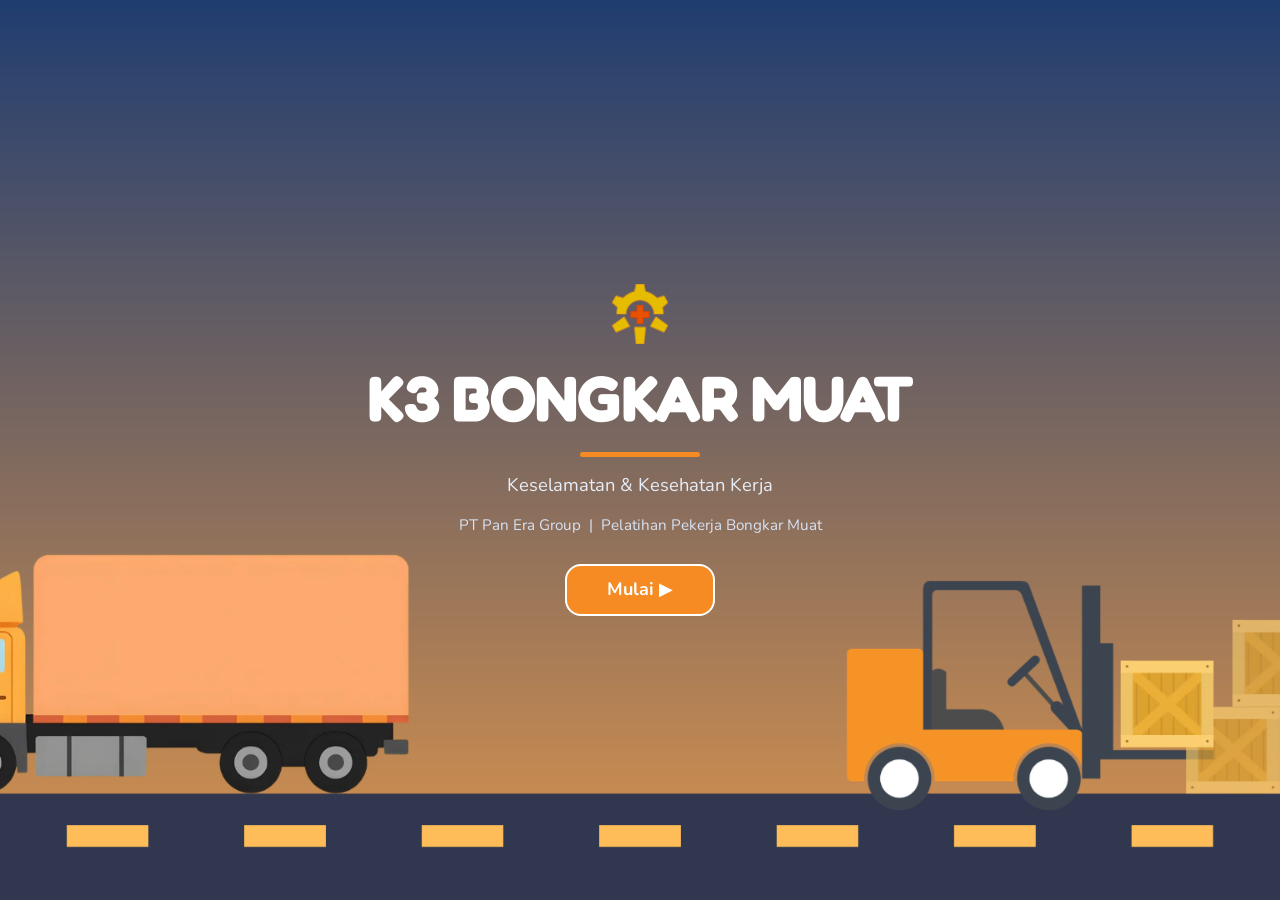
<file: index.html>
<!DOCTYPE html>
<html lang="id">
<head>
<meta charset="UTF-8">
<meta name="viewport" content="width=device-width, initial-scale=1.0">
<title>K3 Bongkar Muat</title>
<link rel="preconnect" href="https://fonts.googleapis.com">
<link rel="preconnect" href="https://fonts.gstatic.com" crossorigin>
<link href="https://fonts.googleapis.com/css2?family=Fredoka:wght@500;600;700&family=Nunito:wght@500;600;700;800;900&display=swap" rel="stylesheet">
<link rel="stylesheet" href="css/style.css">
</head>
<body>
<!-- Background Music Global -->
<audio id="bgm-player" loop preload="auto">
    <source src="assets/audio/bgm.mp3" type="audio/mpeg">
</audio>
<!-- ============ SCENE 01: SPLASH ============ -->
<section id="scene-01" class="scene active">
    <div class="splash">
        <img class="splash-logo" src="assets/logo.png" alt="Logo">
        <h1>K3 BONGKAR MUAT</h1>
        <div class="rule"></div>
        <p class="sub">Keselamatan &amp; Kesehatan Kerja</p>
        <p class="meta">PT Pan Era Group &nbsp;|&nbsp; Pelatihan Pekerja Bongkar Muat</p>
        <button class="btn btn-primary" type="button" data-go="scene-02">Mulai &#9654;</button>
    </div>
</section>

<audio id="bgm-player" loop preload="auto">
    <source src="assets/audio/bgm.mp3" type="audio/mpeg">
</audio>
<script src="js/app.js"></script>
</body>
</html>
</file>
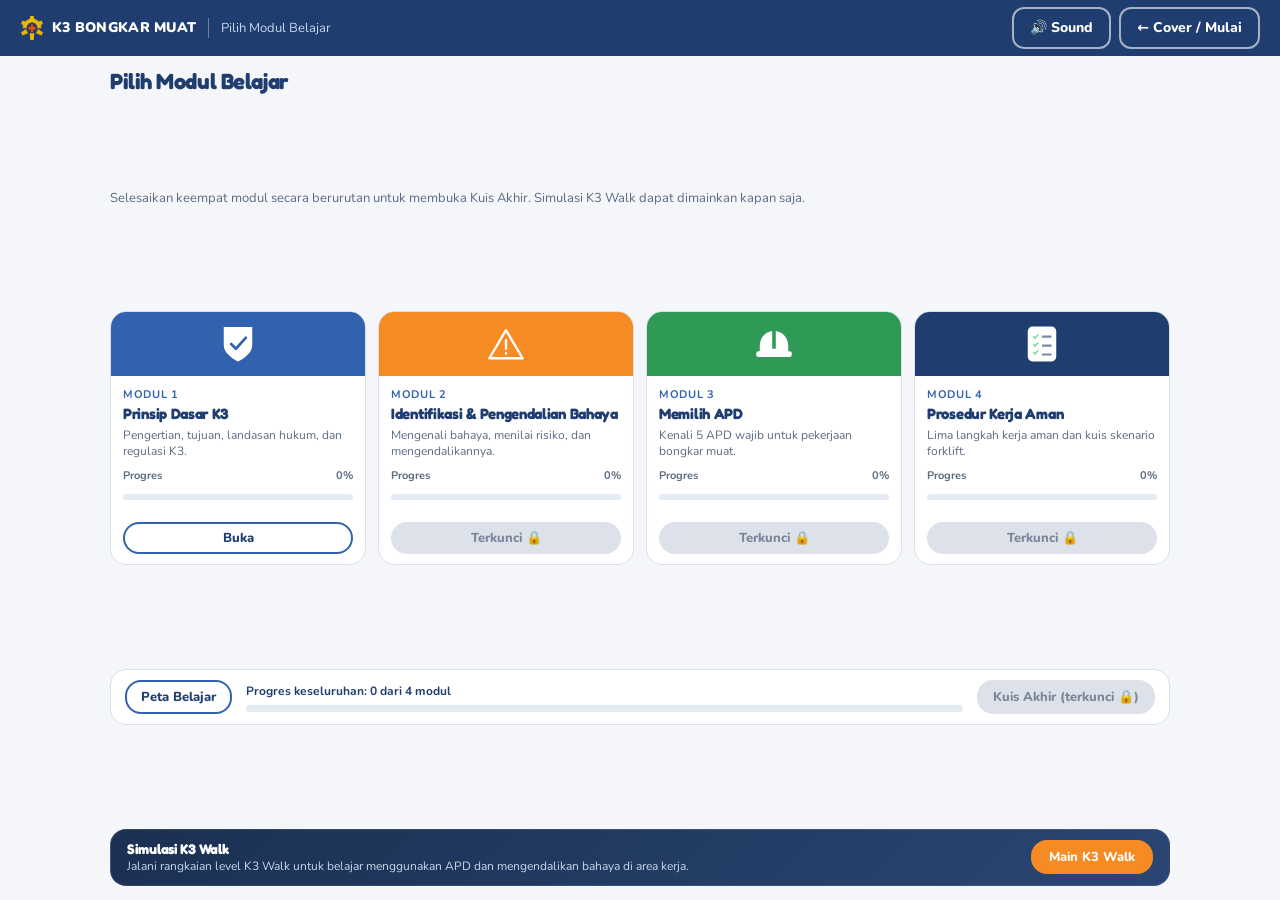
<file: beranda.html>
<!DOCTYPE html>
<html lang="id">
<head>
<meta charset="UTF-8">
<meta name="viewport" content="width=device-width, initial-scale=1.0">
<title>Beranda | K3 Bongkar Muat</title>
<link rel="preconnect" href="https://fonts.googleapis.com">
<link rel="preconnect" href="https://fonts.gstatic.com" crossorigin>
<link href="https://fonts.googleapis.com/css2?family=Fredoka:wght@500;600;700&family=Nunito:wght@500;600;700;800;900&display=swap" rel="stylesheet">
<link rel="stylesheet" href="css/style.css">
</head>
<body>

<!-- SCENE 02: MENU UTAMA -->
<section id="scene-02" class="scene active">
    <header class="app-bar">
        <div class="brand">K3 BONGKAR MUAT</div>
        <span class="crumb">Pilih Modul Belajar</span>
        <div class="app-nav">
            <button class="btn btn-ghost" id="btn-sound" type="button" title="Suara On/Off">🔊 Sound</button>
            <button class="btn btn-ghost" type="button" data-go="scene-01">&larr; Cover / Mulai</button>
        </div>
    </header>
    <div class="page">
        <h1>Pilih Modul Belajar</h1>
        <p class="lead">Selesaikan keempat modul secara berurutan untuk membuka Kuis Akhir. Simulasi K3 Walk dapat dimainkan kapan saja.</p>

        <div class="module-grid">
            <article class="module-card" data-module="1">
                <div class="module-art art-blue"><svg viewBox="0 0 64 72" aria-hidden="true"><path d="M5 4h54v34c0 13-12 24-27 31C17 62 5 51 5 38V4Z" fill="currentColor"/><path d="m19 36 9 9 19-21" fill="none" stroke="#3262ad" stroke-linecap="round" stroke-linejoin="round" stroke-width="5"/></svg></div>
                <span class="badge-done" hidden aria-label="Selesai">&#10003;</span>
                <div class="module-body">
                    <div class="eyebrow">Modul 1</div>
                    <h2>Prinsip Dasar K3</h2>
                    <p>Pengertian, tujuan, landasan hukum, dan regulasi K3.</p>
                    <div class="module-meta"><span>Progres</span><span data-pct>0%</span></div>
                    <div class="bar"><span data-fill></span></div>
                    <button class="btn btn-secondary" type="button" data-go="scene-03">Buka</button>
                </div>
            </article>
            <article class="module-card" data-module="2">
                <div class="module-art art-orange"><svg viewBox="0 0 80 70" aria-hidden="true"><path d="M40 6 75 65H5L40 6Z" fill="none" stroke="currentColor" stroke-linejoin="round" stroke-width="5"/><path d="M40 27v18m0 9v1" stroke="currentColor" stroke-linecap="round" stroke-width="5"/></svg></div>
                <span class="badge-done" hidden aria-label="Selesai">&#10003;</span>
                <div class="module-body">
                    <div class="eyebrow">Modul 2</div>
                    <h2>Identifikasi &amp; Pengendalian Bahaya</h2>
                    <p>Mengenali bahaya, menilai risiko, dan mengendalikannya.</p>
                    <div class="module-meta"><span>Progres</span><span data-pct>0%</span></div>
                    <div class="bar"><span data-fill></span></div>
                    <button class="btn btn-secondary" type="button" data-go="scene-06">Buka</button>
                </div>
            </article>
            <article class="module-card" data-module="3">
                <div class="module-art art-green"><svg viewBox="0 0 64 56" aria-hidden="true"><path d="M8 44V32C8 17 18 6 32 6s24 11 24 26v12z" fill="currentColor"/><rect x="2" y="40" width="60" height="10" rx="4" fill="currentColor"/><rect x="29" y="6" width="6" height="30" fill="#2f9a56"/></svg></div>
                <span class="badge-done" hidden aria-label="Selesai">&#10003;</span>
                <div class="module-body">
                    <div class="eyebrow">Modul 3</div>
                    <h2>Memilih APD</h2>
                    <p>Kenali 5 APD wajib untuk pekerjaan bongkar muat.</p>
                    <div class="module-meta"><span>Progres</span><span data-pct>0%</span></div>
                    <div class="bar"><span data-fill></span></div>
                    <button class="btn btn-secondary" type="button" data-go="scene-12">Buka</button>
                </div>
            </article>
            <article class="module-card" data-module="4">
                <div class="module-art art-navy"><svg viewBox="0 0 64 72" aria-hidden="true"><rect x="5" y="3" width="54" height="66" rx="9" fill="currentColor"/><path d="m16 22 3 3 5-6m-8 18 3 3 5-6m-8 18 3 3 5-6" fill="none" stroke="#7fdc9d" stroke-linecap="round" stroke-linejoin="round" stroke-width="3"/><path d="M32 22h18M32 39h18M32 56h18" stroke="#203d70" stroke-width="4" opacity=".6"/></svg></div>
                <span class="badge-done" hidden aria-label="Selesai">&#10003;</span>
                <div class="module-body">
                    <div class="eyebrow">Modul 4</div>
                    <h2>Prosedur Kerja Aman</h2>
                    <p>Lima langkah kerja aman dan kuis skenario forklift.</p>
                    <div class="module-meta"><span>Progres</span><span data-pct>0%</span></div>
                    <div class="bar"><span data-fill></span></div>
                    <button class="btn btn-secondary" type="button" data-go="scene-14">Buka</button>
                </div>
            </article>
        </div>

        <div class="home-footer">
            <button class="btn btn-secondary" type="button" id="btn-map">Peta Belajar</button>
            <div class="overall">
                <strong id="overall-text">Progres keseluruhan: 0 dari 4 modul</strong>
                <div class="bar"><span id="overall-fill"></span></div>
            </div>
            <button class="btn btn-primary" type="button" id="btn-final" data-go="scene-18" disabled>Kuis Akhir (terkunci)</button>
        </div>

        <div class="sim-card">
            <div>
                <h2>Simulasi K3 Walk</h2>
                <p>Jalani rangkaian level K3 Walk untuk belajar menggunakan APD dan mengendalikan bahaya di area kerja.</p>
            </div>
            <button class="btn btn-primary" type="button" data-go="scene-game">Main K3 Walk</button>
        </div>
    </div>

    <dialog id="map-dialog" aria-labelledby="map-title">
        <div class="dlg">
            <div class="dlg-head"><h2 id="map-title">Peta Alur Belajar</h2><button class="dlg-close" type="button" id="map-close" aria-label="Tutup">&times;</button></div>
            <p class="fine">Selesaikan seluruh modul secara berurutan untuk membuka Kuis Akhir dan Lencana Pekerja Siaga K3.</p>
            <div class="map-grid">
                <div class="map-item"><strong>Modul 1: Prinsip Dasar K3</strong><p>Pengertian, tujuan, landasan hukum, regulasi, dan kuis formatif.</p></div>
                <div class="map-item" style="border-color:var(--orange)"><strong>Modul 2: Bahaya &amp; Risiko</strong><p>Hazard vs risk, temukan bahaya, penilaian risiko, pengendalian, near-miss.</p></div>
                <div class="map-item" style="border-color:var(--green)"><strong>Modul 3: Memilih APD</strong><p>Mengenal 5 APD wajib dan latihan memilih APD.</p></div>
                <div class="map-item" style="border-color:var(--navy)"><strong>Modul 4: Prosedur Aman</strong><p>5 langkah kerja aman dan kuis skenario forklift.</p></div>
            </div>
        </div>
    </dialog>
</section>

<!-- SCENE 17: HASIL / REKAPITULASI SKOR -->
<section id="scene-17" class="scene">
    <header class="app-bar"><div class="brand">K3 BONGKAR MUAT</div><span class="crumb">Hasil Belajar</span>
        <div class="app-nav">
            <button class="btn btn-ghost" type="button" data-go="scene-02">Pilih Modul</button>
        </div>
    </header>
    <div class="page narrow" style="text-align:center">
        <h1 style="font-size:30px">Rekapitulasi Hasil Belajar</h1>
        <p style="font-size:16px;color:var(--muted);margin-top:6px">Berikut rekapitulasi capaian modul dan kuis akhir yang telah kamu selesaikan:</p>
        
        <div class="panel accent" style="text-align:left; margin:24px 0;">
            <h3 style="margin-bottom:12px">Status Capaian:</h3>
            <ul style="line-height:2">
                <li>Modul 1: Prinsip Dasar K3 &#10003;</li>
                <li>Modul 2: Identifikasi &amp; Pengendalian Bahaya &#10003;</li>
                <li>Modul 3: Memilih APD &#10003;</li>
                <li>Modul 4: Prosedur Kerja Aman &#10003;</li>
                <li><strong>Skor Kuis Akhir: <span id="final-score">-</span></strong></li>
            </ul>
        </div>

        <div class="actions split">
            <button class="btn btn-secondary" type="button" data-go="scene-02">Kembali ke Menu</button>
            <button class="btn btn-primary" type="button" data-go="scene-17b">Lanjut ke Penutup &amp; Lencana &rarr;</button>
        </div>
    </div>
</section>

<!-- SCENE 17B: PENUTUP & LENCANA -->
<section id="scene-17b" class="scene">
    <header class="app-bar"><div class="brand">K3 BONGKAR MUAT</div><span class="crumb">Penutup &amp; Penghargaan</span>
        <div class="app-nav">
            <button class="btn btn-ghost" type="button" data-go="scene-02">Pilih Modul</button>
        </div>
    </header>
    <div class="page narrow" style="text-align:center">
        <h1 style="font-size:34px">Kerja Bagus!</h1>
        <p style="font-size:17px;color:var(--muted);margin-top:8px">Selamat! Kamu telah resmi menyelesaikan seluruh rangkaian modul pelatihan K3 Bongkar Muat PT Pan Era Group.</p>
        
        <div class="panel" style="text-align:center; display:flex; flex-direction:column; align-items:center; justify-content:center; padding:32px; margin:24px 0;">
            <div class="cert-badge">
                <svg viewBox="0 0 120 130" aria-hidden="true" style="width:130px;height:130px"><path d="M60 6 108 24v38c0 30-20 52-48 62C32 114 12 92 12 62V24z" fill="#f58b22" stroke="#ffd45e" stroke-width="6"/><path d="m38 64 16 16 30-34" fill="none" stroke="#fff" stroke-width="10" stroke-linecap="round" stroke-linejoin="round"/></svg>
                <strong style="font-size:18px;margin-top:12px;display:block;color:var(--navy)">PEKERJA SIAGA K3</strong>
            </div>
            <p style="margin-top:16px;font-size:15px;color:var(--muted);max-width:500px">Ingat selalu prinsip utama: <strong>STOP &ndash; THINK &ndash; ACT</strong> saat bekerja di lapangan. Keselamatan dimulai dari diri sendiri!</p>
        </div>

        <div class="actions split">
            <button class="btn btn-secondary" type="button" data-go="scene-02">Kembali ke Menu</button>
            <button class="btn btn-primary" type="button" id="btn-reset">Reset &amp; Mulai Ulang</button>
        </div>
    </div>
</section>

<!-- SCENE 18: KUIS AKHIR -->
<section id="scene-18" class="scene">
    <header class="app-bar"><div class="brand">K3 BONGKAR MUAT</div><span class="crumb">Kuis Akhir</span>
        <div class="app-nav">
            <button class="btn btn-ghost" type="button" data-go="scene-02">&larr; Kembali ke Menu</button>
        </div>
    </header>
    <div class="page narrow"><div id="quiz-final"></div></div>
</section>

<audio id="bgm-player" loop preload="auto">
    <source src="assets/audio/bgm.mp3" type="audio/mpeg">
</audio>
<script src="js/app.js"></script>
</body>
</html>
</file>
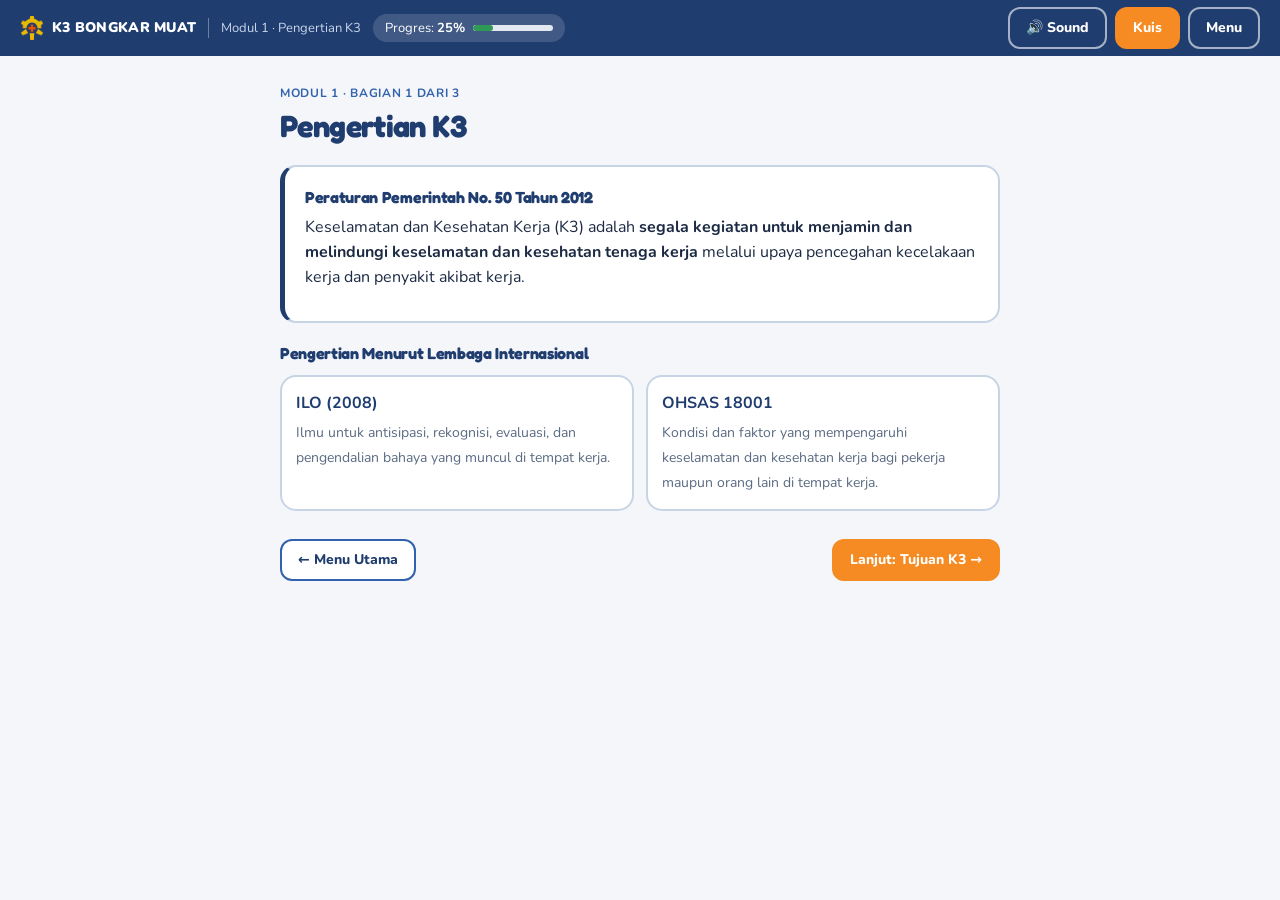
<file: modul1.html>
<!DOCTYPE html>
<html lang="id">
<head>
<meta charset="UTF-8">
<meta name="viewport" content="width=device-width, initial-scale=1.0">
<title>Modul 1 - Prinsip Dasar K3 | K3 Bongkar Muat</title>
<link rel="preconnect" href="https://fonts.googleapis.com">
<link rel="preconnect" href="https://fonts.gstatic.com" crossorigin>
<link href="https://fonts.googleapis.com/css2?family=Fredoka:wght@500;600;700&family=Nunito:wght@500;600;700;800;900&display=swap" rel="stylesheet">
<link rel="stylesheet" href="css/style.css">
</head>
<body>

<!-- SCENE 3: PENGERTIAN K3 -->
<section id="scene-03" class="scene active">
    <header class="app-bar">
        <div class="brand">K3 BONGKAR MUAT</div>
        <span class="crumb">Modul 1 &middot; Pengertian K3</span>
        
        <!-- Widget Progres Real-Time -->
        <div style="display:flex; align-items:center; gap:8px; font-size:13px; background:rgba(255,255,255,0.15); padding:4px 12px; border-radius:20px;">
            <span>Progres: <strong data-mod-pct="1">0%</strong></span>
            <div class="bar" style="width:80px; height:6px; margin:0;"><span data-mod-fill="1"></span></div>
        </div>

        <div class="app-nav">
            <button class="btn btn-ghost" id="btn-sound" type="button" title="Suara On/Off">🔊 Sound</button>
            <button class="btn btn-primary" type="button" data-go="scene-05">Kuis</button>
            <button class="btn btn-ghost" type="button" data-go="scene-02">Menu</button>
        </div>
    </header>
    <div class="page narrow">
        <div class="eyebrow">Modul 1 &middot; Bagian 1 dari 3</div>
        <h1>Pengertian K3</h1>
        
        <div class="panel accent" style="margin:20px 0">
            <h3>Peraturan Pemerintah No. 50 Tahun 2012</h3>
            <p style="margin-top:8px">Keselamatan dan Kesehatan Kerja (K3) adalah <strong>segala kegiatan untuk menjamin dan melindungi keselamatan dan kesehatan tenaga kerja</strong> melalui upaya pencegahan kecelakaan kerja dan penyakit akibat kerja.</p>
        </div>

        <h3>Pengertian Menurut Lembaga Internasional</h3>
        <div class="term-grid" style="margin-top:12px">
            <div class="term">
                <strong>ILO (2008)</strong>
                <span>Ilmu untuk antisipasi, rekognisi, evaluasi, dan pengendalian bahaya yang muncul di tempat kerja.</span>
            </div>
            <div class="term">
                <strong>OHSAS 18001</strong>
                <span>Kondisi dan faktor yang mempengaruhi keselamatan dan kesehatan kerja bagi pekerja maupun orang lain di tempat kerja.</span>
            </div>
        </div>

        <div class="actions split">
            <button class="btn btn-secondary" type="button" data-go="scene-02">&larr; Menu Utama</button>
            <button class="btn btn-primary" type="button" data-go="scene-03b" data-mark="1:pengertian">Lanjut: Tujuan K3 &rarr;</button>
        </div>
    </div>
</section>

<!-- SCENE 3B: TUJUAN K3 -->
<section id="scene-03b" class="scene">
    <header class="app-bar">
        <div class="brand">K3 BONGKAR MUAT</div>
        <span class="crumb">Modul 1 &middot; Tujuan K3</span>
        
        <!-- Widget Progres Real-Time -->
        <div style="display:flex; align-items:center; gap:8px; font-size:13px; background:rgba(255,255,255,0.15); padding:4px 12px; border-radius:20px;">
            <span>Progres: <strong data-mod-pct="1">0%</strong></span>
            <div class="bar" style="width:80px; height:6px; margin:0;"><span data-mod-fill="1"></span></div>
        </div>

        <div class="app-nav">
            <button class="btn btn-ghost" id="btn-sound" type="button" title="Suara On/Off">🔊 Sound</button>
            <button class="btn btn-primary" type="button" data-go="scene-05">Kuis</button>
            <button class="btn btn-ghost" type="button" data-go="scene-02">Menu</button>
        </div>
    </header>
    <div class="page narrow">
        <div class="eyebrow">Modul 1 &middot; Bagian 2 dari 3</div>
        <h1>Tujuan K3</h1>

        <div class="panel accent-orange" style="margin:20px 0">
            <h3>Tujuan Utama (UU No. 1 Tahun 1970)</h3>
            <ul>
                <li><strong>Melindungi Tenaga Kerja:</strong> Menjamin keselamatan setiap tenaga kerja dan orang lain yang berada di tempat kerja.</li>
                <li><strong>Menjamin Sumber Produksi:</strong> Memastikan setiap peralatan dan bahan produksi dapat digunakan secara aman dan efisien.</li>
                <li><strong>Meningkatkan Kesejahteraan:</strong> Mendorong produktivitas nasional dan kesejahteraan pekerja.</li>
            </ul>
        </div>

        <div class="actions split">
            <button class="btn btn-secondary" type="button" data-go="scene-03">&larr; Pengertian K3</button>
            <button class="btn btn-primary" type="button" data-go="scene-04" data-mark="1:tujuan">Lanjut: Landasan Hukum &rarr;</button>
        </div>
    </div>
</section>

<!-- SCENE 4: LANDASAN HUKUM & REGULASI -->
<section id="scene-04" class="scene">
    <header class="app-bar">
        <div class="brand">K3 BONGKAR MUAT</div>
        <span class="crumb">Modul 1 &middot; Landasan Hukum &amp; Regulasi</span>
        
        <!-- Widget Progres Real-Time -->
        <div style="display:flex; align-items:center; gap:8px; font-size:13px; background:rgba(255,255,255,0.15); padding:4px 12px; border-radius:20px;">
            <span>Progres: <strong data-mod-pct="1">0%</strong></span>
            <div class="bar" style="width:80px; height:6px; margin:0;"><span data-mod-fill="1"></span></div>
        </div>

        <div class="app-nav">
            <button class="btn btn-ghost" id="btn-sound" type="button" title="Suara On/Off">🔊 Sound</button>
            <button class="btn btn-primary" type="button" data-go="scene-05">Kuis</button>
            <button class="btn btn-ghost" type="button" data-go="scene-02">Menu</button>
        </div>
    </header>
    <div class="page">
        <div class="eyebrow">Modul 1 &middot; Bagian 3 dari 3</div>
        <div class="cols">
            <div>
                <h2>Landasan Hukum</h2>
                <details class="acc"><summary>1. UUD 1945 Pasal 27 ayat (2)</summary><p>Hak atas pekerjaan dan penghidupan yang layak bagi kemanusiaan.</p></details>
                <details class="acc"><summary>2. UUD 1945 Pasal 28D ayat (2)</summary><p>Hak atas perlakuan yang adil dan layak dalam hubungan kerja.</p></details>
                <details class="acc"><summary>3. UU No. 1 Tahun 1970</summary><p>Dasar utama penyelenggaraan K3 untuk mencegah kecelakaan kerja.</p></details>
                <details class="acc"><summary>4. UU No. 13 Tahun 2003</summary><p>Mengatur hak pekerja atas perlindungan K3.</p></details>
                <details class="acc"><summary>5. UU No. 6 Tahun 2023</summary><p>Memuat ketentuan ketenagakerjaan dan perlindungan tenaga kerja.</p></details>
            </div>
            <div>
                <h2>Regulasi Teknis</h2>
                <p class="fine">Klik kartu untuk balik dan lihat detail penjelasan.</p>
                <div class="flip-grid">
                    <button class="flip" type="button" aria-pressed="false"><span class="flip-in"><span class="flip-face flip-front"><strong>PP 50/2012</strong><small>SMK3</small></span><span class="flip-face flip-back">Sistem Manajemen K3: Mengatur penerapan SMK3 secara sistematis.</span></span></button>
                    <button class="flip" type="button" aria-pressed="false"><span class="flip-in"><span class="flip-face flip-front"><strong>Permenaker 5/2018</strong><small>Lingkungan Kerja</small></span><span class="flip-face flip-back">Persyaratan K3 lingkungan kerja (fisika, kimia, ergonomi, dll).</span></span></button>
                    <button class="flip" type="button" aria-pressed="false"><span class="flip-in"><span class="flip-face flip-front"><strong>Permenaker 9/2016</strong><small>Ketinggian</small></span><span class="flip-face flip-back">K3 pekerjaan pada posisi yang berisiko jatuh dari ketinggian.</span></span></button>
                    <button class="flip" type="button" aria-pressed="false"><span class="flip-in"><span class="flip-face flip-front"><strong>Permenaker 8/2020</strong><small>Pesawat Angkat &amp; Angkut</small></span><span class="flip-face flip-back">Persyaratan alat angkat (crane, forklift) agar risiko aman.</span></span></button>
                </div>
            </div>
        </div>
        <div class="actions split">
            <button class="btn btn-secondary" type="button" data-go="scene-03b">&larr; Tujuan K3</button>
            <button class="btn btn-primary" type="button" data-go="scene-05" data-mark="1:landasan">Mulai Kuis Formatif &rarr;</button>
        </div>
    </div>
</section>

<!-- SCENE 5: KUIS FORMATIF MODUL 1 -->
<section id="scene-05" class="scene">
    <header class="app-bar">
        <div class="brand">K3 BONGKAR MUAT</div>
        <span class="crumb">Modul 1 &middot; Kuis Formatif</span>
        
        <!-- Widget Progres Real-Time -->
        <div style="display:flex; align-items:center; gap:8px; font-size:13px; background:rgba(255,255,255,0.15); padding:4px 12px; border-radius:20px;">
            <span>Progres: <strong data-mod-pct="1">0%</strong></span>
            <div class="bar" style="width:80px; height:6px; margin:0;"><span data-mod-fill="1"></span></div>
        </div>

        <div class="app-nav">
            <button class="btn btn-ghost" id="btn-sound" type="button" title="Suara On/Off">🔊 Sound</button>
            <button class="btn btn-ghost" type="button" data-go="scene-04">&larr; Materi</button>
            <button class="btn btn-ghost" type="button" data-go="scene-02">Menu</button>
        </div>
    </header>
    <div class="page narrow"><div id="quiz-m1"></div></div>
</section>

<audio id="bgm-player" loop preload="auto">
    <source src="assets/audio/bgm.mp3" type="audio/mpeg">
</audio>
<script src="js/app.js"></script>
</body>
</html>
</file>
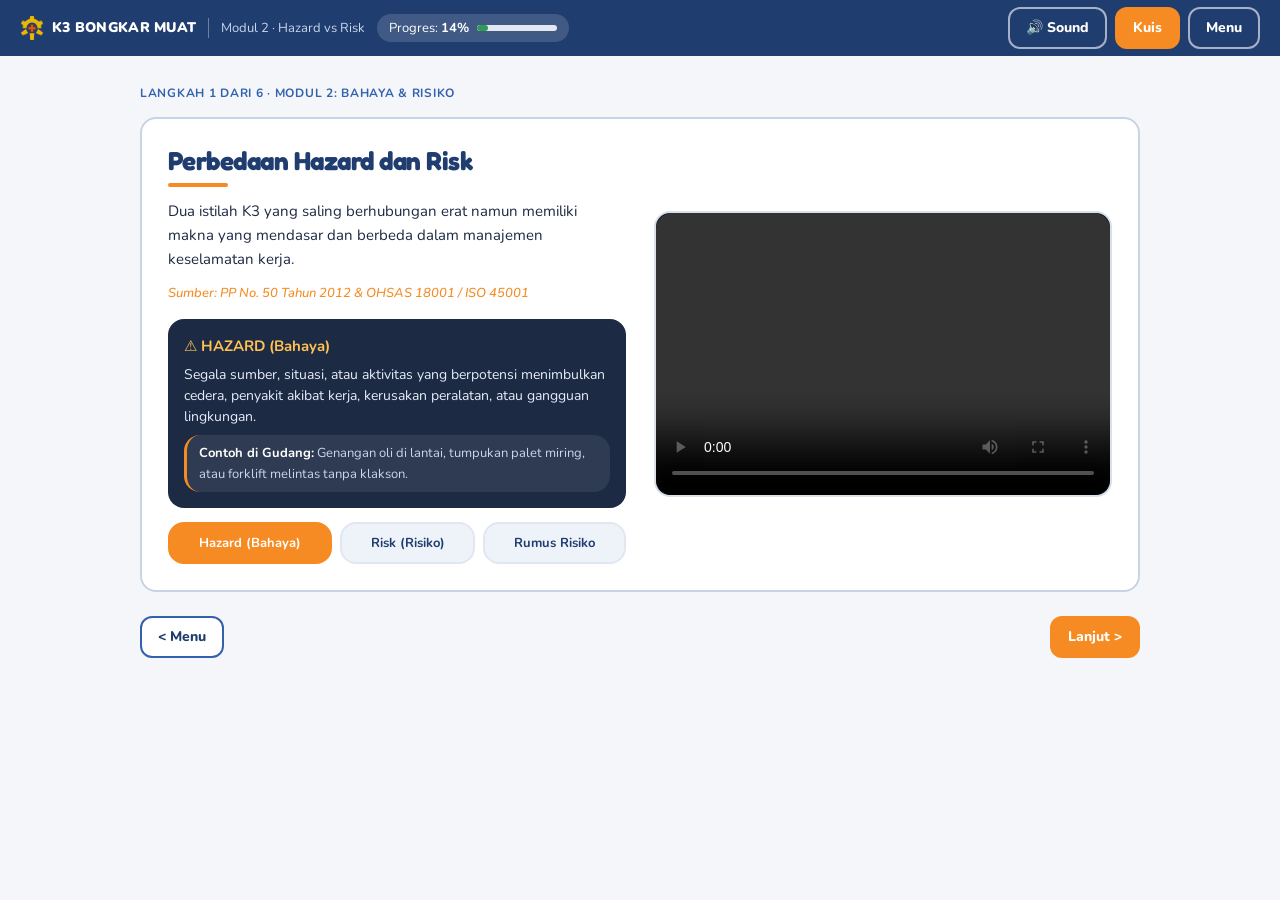
<file: modul2.html>
<!DOCTYPE html>
<html lang="id">
<head>
<meta charset="UTF-8">
<meta name="viewport" content="width=device-width, initial-scale=1.0">
<title>Modul 2 - Identifikasi &amp; Pengendalian Bahaya | K3 Bongkar Muat</title>
<link rel="preconnect" href="https://fonts.googleapis.com">
<link rel="preconnect" href="https://fonts.gstatic.com" crossorigin>
<link href="https://fonts.googleapis.com/css2?family=Fredoka:wght@500;600;700&family=Nunito:wght@500;600;700;800;900&display=swap" rel="stylesheet">
<link rel="stylesheet" href="css/style.css">
</head>
<body>
<section id="scene-06" class="scene active">
    <header class="app-bar">
        <div class="brand">K3 BONGKAR MUAT</div>
        <span class="crumb">Modul 2 &middot; Hazard vs Risk</span>
        
        <!-- Widget Progres Real-Time -->
        <div style="display:flex; align-items:center; gap:8px; font-size:13px; background:rgba(255,255,255,0.15); padding:4px 12px; border-radius:20px;">
            <span>Progres: <strong data-mod-pct="2">0%</strong></span>
            <div class="bar" style="width:80px; height:6px; margin:0;"><span data-mod-fill="2"></span></div>
        </div>

        <div class="app-nav">
            <button class="btn btn-ghost" id="btn-sound" type="button" title="Suara On/Off">🔊 Sound</button>
            <button class="btn btn-primary" type="button" data-go="scene-11b">Kuis</button>
            <button class="btn btn-ghost" type="button" data-go="scene-02">Menu</button>
        </div>
    </header>
    <div class="page">
        <div class="eyebrow">Langkah 1 dari 6 &middot; Modul 2: Bahaya &amp; Risiko</div>
        
        <div class="m2-card">
            <div class="m2-grid">
                <div class="m2-content-col">
                    <h1 class="m2-header-title">Perbedaan Hazard dan Risk</h1>
                    <p class="m2-lead">Dua istilah K3 yang saling berhubungan erat namun memiliki makna yang mendasar dan berbeda dalam manajemen keselamatan kerja.</p>
                    <div class="m2-source">Sumber: PP No. 50 Tahun 2012 &amp; OHSAS 18001 / ISO 45001</div>
                    
                    <div class="hvr-interactive">
                        <div class="hvr-callout" id="hvr-callout-box" aria-live="polite">
                            <strong id="hvr-callout-title">&#9888;&#65039; HAZARD (Bahaya)</strong>
                            <p id="hvr-callout-desc">Segala sumber, situasi, atau aktivitas yang berpotensi menimbulkan cedera, penyakit akibat kerja, kerusakan peralatan, atau gangguan lingkungan.</p>
                            <div class="hvr-callout-example" id="hvr-callout-example">
                                <strong>Contoh di Gudang:</strong> Genangan oli di lantai, tumpukan palet miring, atau forklift melintas tanpa klakson.
                            </div>
                        </div>
                        
                        <div class="hvr-pills" role="group" aria-label="Pilih topik perbedaan">
                            <button type="button" class="hvr-pill active" data-hvr="hazard">Hazard (Bahaya)</button>
                            <button type="button" class="hvr-pill" data-hvr="risk">Risk (Risiko)</button>
                            <button type="button" class="hvr-pill" data-hvr="formula">Rumus Risiko</button>
                        </div>
                    </div>
                </div>

                <div class="video-box-panel">
                    <div class="video-wrapper">
                        <video id="video-m2" class="video-player" controls preload="metadata" playsinline>
                            <source src="assets/Modul2.mp4" type="video/mp4">
                            Browser Anda tidak mendukung pemutaran video HTML5.
                        </video>
                    </div>
                </div>
            </div>
        </div>

        <div class="nav-split">
            <button class="btn btn-secondary" type="button" data-go="scene-02">&lt; Menu</button>
            <button class="btn btn-primary" type="button" data-go="scene-07" data-mark="2:hvr">Lanjut &gt;</button>
        </div>
    </div>
</section>

<section id="scene-07" class="scene">
    <header class="app-bar">
        <div class="brand">K3 BONGKAR MUAT</div>
        <span class="crumb">Modul 2 &middot; Identifikasi Bahaya</span>
        
        <div style="display:flex; align-items:center; gap:8px; font-size:13px; background:rgba(255,255,255,0.15); padding:4px 12px; border-radius:20px;">
            <span>Progres: <strong data-mod-pct="2">0%</strong></span>
            <div class="bar" style="width:80px; height:6px; margin:0;"><span data-mod-fill="2"></span></div>
        </div>

        <div class="app-nav">
            <button class="btn btn-ghost" id="btn-sound" type="button" title="Suara On/Off">🔊 Sound</button>
            <button class="btn btn-primary" type="button" data-go="scene-11b">Kuis</button>
            <button class="btn btn-ghost" type="button" data-go="scene-02">Menu</button>
        </div>
    </header>
    <div class="page">
        <div class="eyebrow">Langkah 2 dari 6</div>
        <h1>6 Tahap Identifikasi Bahaya</h1>
        <p class="lead">Pilih nomor untuk melihat tiap tahap.</p>
        <div class="steps" id="steps"></div>
        <div class="panel accent" aria-live="polite"><h3 id="step-title">Pilih tahap di atas</h3><p id="step-desc" style="margin:0">Detail tiap tahap identifikasi bahaya akan tampil di sini.</p></div>

        <div class="section">
            <h2>Metode Identifikasi</h2>
            <div class="term-grid">
                <div class="term"><strong>Observasi</strong><span>Mengamati pekerjaan dan kondisi tempat kerja.</span></div>
                <div class="term"><strong>Wawancara</strong><span>Menanyakan pengalaman pekerja terhadap kondisi berbahaya.</span></div>
                <div class="term"><strong>Inspeksi</strong><span>Mengecek kondisi fasilitas dan peralatan.</span></div>
                <div class="term"><strong>Riwayat Kecelakaan</strong><span>Mempelajari kecelakaan atau near-miss yang pernah terjadi.</span></div>
                <div class="term"><strong>JSA</strong><span>Memecah pekerjaan menjadi langkah-langkah untuk mengidentifikasi bahayanya.</span></div>
            </div>
        </div>
        <div class="actions split">
            <button class="btn btn-secondary" type="button" data-go="scene-06">&larr; Kembali</button>
            <button class="btn btn-primary" type="button" data-go="scene-08" id="btn-to-find">Ke Latihan &rarr;</button>
        </div>
    </div>
</section>

<section id="scene-08" class="scene">
    <header class="app-bar">
        <div class="brand">K3 BONGKAR MUAT</div>
        <span class="crumb">Modul 2 &middot; Temukan Bahaya</span>
        
        <div style="display:flex; align-items:center; gap:8px; font-size:13px; background:rgba(255,255,255,0.15); padding:4px 12px; border-radius:20px;">
            <span>Progres: <strong data-mod-pct="2">0%</strong></span>
            <div class="bar" style="width:80px; height:6px; margin:0;"><span data-mod-fill="2"></span></div>
        </div>

        <div class="app-nav">
            <button class="btn btn-ghost" id="btn-sound" type="button" title="Suara On/Off">🔊 Sound</button>
            <button class="btn btn-primary" type="button" data-go="scene-11b">Kuis</button>
            <button class="btn btn-ghost" type="button" data-go="scene-02">Menu</button>
        </div>
    </header>
    <div class="page narrow">
        <div class="eyebrow">Langkah 3 dari 6</div>
        <h1>Temukan 5 Bahaya di Area Kerja</h1>
        <p class="lead">Klik titik yang menurut Anda berbahaya. Ditemukan: <span class="counter" id="hazard-count">0</span>/5</p>
        <div class="stage">
            <svg viewBox="0 0 800 400" role="img" aria-label="Ilustrasi area bongkar muat dengan lima potensi bahaya">
                <rect width="800" height="400" fill="#e9eef5"/>
                <rect y="288" width="800" height="112" fill="#c5cedb"/>
                <rect y="285" width="800" height="5" fill="#aab5c5"/>
                <g fill="#f5c542"><rect x="300" y="352" width="260" height="5"/><rect x="300" y="384" width="260" height="5"/></g>
                <g>
                    <rect x="40" y="92" width="8" height="196" fill="#5f6f85"/><rect x="232" y="92" width="8" height="196" fill="#5f6f85"/>
                    <rect x="40" y="130" width="200" height="8" fill="#8190a5"/><rect x="40" y="200" width="200" height="8" fill="#8190a5"/><rect x="40" y="270" width="200" height="8" fill="#8190a5"/>
                    <g fill="#d2a15f" stroke="#9a6f33" stroke-width="1.5"><rect x="56" y="150" width="50" height="50"/><rect x="112" y="160" width="60" height="40"/><rect x="180" y="150" width="44" height="50"/><rect x="56" y="222" width="70" height="48"/><rect x="134" y="228" width="60" height="42"/></g>
                    <g transform="rotate(-14 140 92)" fill="#d2a15f" stroke="#9a6f33" stroke-width="1.5"><rect x="96" y="92" width="88" height="38"/><rect x="108" y="58" width="64" height="34"/></g>
                </g>
                <ellipse cx="270" cy="338" rx="50" ry="12" fill="#1f2630" opacity=".88"/><ellipse cx="256" cy="335" rx="16" ry="3" fill="#7a7fb0" opacity=".6"/>
                <g>
                    <rect x="384" y="292" width="110" height="44" rx="4" fill="#f1c40f"/><rect x="384" y="292" width="26" height="44" fill="#2f3a4d"/>
                    <rect x="414" y="248" width="52" height="44" fill="none" stroke="#333" stroke-width="4"/><circle cx="440" cy="268" r="8" fill="#f0c9a0"/>
                    <rect x="494" y="228" width="9" height="110" fill="#3a4352"/><rect x="494" y="330" width="46" height="6" fill="#5b6575"/>
                    <circle cx="410" cy="340" r="16" fill="#222"/><circle cx="474" cy="340" r="16" fill="#222"/>
                </g>
                <g><rect x="570" y="296" width="24" height="42" rx="4" fill="#3b7ea1"/><circle cx="582" cy="284" r="10" fill="#f0c9a0"/><path d="M571 282a11 11 0 0 1 22 0z" fill="#f5b82e"/><rect x="573" y="336" width="8" height="22" fill="#34495e"/><rect x="584" y="336" width="8" height="22" fill="#34495e"/></g>
                <path d="M610 360 C640 338 680 380 735 354" fill="none" stroke="#222" stroke-width="5" stroke-linecap="round"/><rect x="728" y="346" width="14" height="14" rx="2" fill="#555"/>
                <g><rect x="700" y="112" width="76" height="176" fill="#dfe6ee" stroke="#2e8b57" stroke-width="3"/><rect x="712" y="88" width="52" height="18" rx="3" fill="#2e8b57"/><text x="738" y="101" font-family="Roboto,sans-serif" font-size="11" font-weight="700" fill="#fff" text-anchor="middle">EXIT</text>
                <g fill="#d2a15f" stroke="#9a6f33" stroke-width="1.5"><rect x="692" y="236" width="56" height="52"/><rect x="738" y="248" width="46" height="40"/><rect x="706" y="196" width="40" height="40"/></g></g>
            </svg>
            <button class="hs" style="--x:19%;--y:18%" data-h="0" aria-label="Titik bahaya: tumpukan di rak"></button>
            <button class="hs" style="--x:34%;--y:84%" data-h="1" aria-label="Titik bahaya: genangan di lantai"></button>
            <button class="hs" style="--x:73%;--y:78%" data-h="2" aria-label="Titik bahaya: pekerja dekat forklift"></button>
            <button class="hs" style="--x:84%;--y:90%" data-h="3" aria-label="Titik bahaya: kabel di lantai"></button>
            <button class="hs" style="--x:92%;--y:50%" data-h="4" aria-label="Titik bahaya: pintu darurat"></button>
        </div>
        <ul class="found-list" id="hazard-found" aria-live="polite"></ul>
        <div class="actions split">
            <button class="btn btn-secondary" type="button" data-go="scene-07">&larr; Kembali</button>
            <button class="btn btn-primary" type="button" data-go="scene-09" id="btn-after-find" hidden>Lanjut &rarr;</button>
        </div>
    </div>
</section>

<section id="scene-09" class="scene">
    <header class="app-bar">
        <div class="brand">K3 BONGKAR MUAT</div>
        <span class="crumb">Modul 2 &middot; Penilaian Risiko</span>
        
        <div style="display:flex; align-items:center; gap:8px; font-size:13px; background:rgba(255,255,255,0.15); padding:4px 12px; border-radius:20px;">
            <span>Progres: <strong data-mod-pct="2">0%</strong></span>
            <div class="bar" style="width:80px; height:6px; margin:0;"><span data-mod-fill="2"></span></div>
        </div>

        <div class="app-nav">
            <button class="btn btn-ghost" id="btn-sound" type="button" title="Suara On/Off">🔊 Sound</button>
            <button class="btn btn-primary" type="button" data-go="scene-11b">Kuis</button>
            <button class="btn btn-ghost" type="button" data-go="scene-02">Menu</button>
        </div>
    </header>
    <div class="page narrow">
        <div class="eyebrow">Langkah 4 dari 6</div>
        <h1>Penilaian Risiko Sederhana</h1>
        <p class="lead">Pilih satu kartu, lalu pilih tingkat risikonya.</p>
        <div class="pick-row" id="risk-picks">
            <button class="pick" type="button" data-risk="rendah">Barang kecil di jalur</button>
            <button class="pick" type="button" data-risk="sedang">Tumpahan oli sedikit</button>
            <button class="pick" type="button" data-risk="tinggi">Pekerja di jalur forklift</button>
        </div>
        <div class="risk-cols" id="risk-cols">
            <button class="risk-col lvl-rendah" type="button" data-level="rendah"><strong>RENDAH</strong></button>
            <button class="risk-col lvl-sedang" type="button" data-level="sedang"><strong>SEDANG</strong></button>
            <button class="risk-col lvl-tinggi" type="button" data-level="tinggi"><strong>TINGGI</strong></button>
        </div>
        <div class="msg" id="risk-msg" aria-live="polite"></div>

        <div class="section">
            <h2>Prinsip STOP &ndash; THINK &ndash; ACT</h2>
            <div class="sta">
                <div class="s1"><strong>STOP</strong>Henti saat tidak aman</div>
                <div class="s2"><strong>THINK</strong>Nilai bahaya &amp; dampak</div>
                <div class="s3"><strong>ACT</strong>Lapor, amankan, perbaiki</div>
            </div>
        </div>
        <div class="actions split">
            <button class="btn btn-secondary" type="button" data-go="scene-08">&larr; Kembali</button>
            <button class="btn btn-primary" type="button" data-go="scene-10" id="btn-after-risk" hidden>Lanjut &rarr;</button>
        </div>
    </div>
</section>

<section id="scene-10" class="scene">
    <header class="app-bar">
        <div class="brand">K3 BONGKAR MUAT</div>
        <span class="crumb">Modul 2 &middot; Pengendalian Risiko</span>
        
        <div style="display:flex; align-items:center; gap:8px; font-size:13px; background:rgba(255,255,255,0.15); padding:4px 12px; border-radius:20px;">
            <span>Progres: <strong data-mod-pct="2">0%</strong></span>
            <div class="bar" style="width:80px; height:6px; margin:0;"><span data-mod-fill="2"></span></div>
        </div>

        <div class="app-nav">
            <button class="btn btn-ghost" id="btn-sound" type="button" title="Suara On/Off">🔊 Sound</button>
            <button class="btn btn-primary" type="button" data-go="scene-11b">Kuis</button>
            <button class="btn btn-ghost" type="button" data-go="scene-02">Menu</button>
        </div>
    </header>
    <div class="page">
        <div class="eyebrow">Langkah 5 dari 6</div>
        <h1>Pengendalian Risiko</h1>
        <p class="lead">Pilih topik untuk melihat pengendalian risiko dan langkah pencegahannya.</p>
        <div class="control-layout">
            <div class="control-topics" role="tablist" aria-label="Topik pengendalian risiko" data-complete="2:kendali">
                <button class="control-topic" id="tab-m2-1" role="tab" type="button" data-tab="m2-1" aria-controls="m2-1" aria-selected="true" tabindex="0">
                    <span class="control-topic-icon" aria-hidden="true">↕</span><span>Manual Handling</span><span class="control-topic-number">1</span>
                </button>
                <button class="control-topic" id="tab-m2-2" role="tab" type="button" data-tab="m2-2" aria-controls="m2-2" aria-selected="false" tabindex="-1">
                    <span class="control-topic-icon" aria-hidden="true">⚠</span><span>Lalu Lintas &amp; Alat Berat</span><span class="control-topic-number">2</span>
                </button>
                <button class="control-topic" id="tab-m2-3" role="tab" type="button" data-tab="m2-3" aria-controls="m2-3" aria-selected="false" tabindex="-1">
                    <span class="control-topic-icon" aria-hidden="true">▤</span><span>Material &amp; Tumpukan</span><span class="control-topic-number">3</span>
                </button>
                <button class="control-topic" id="tab-m2-4" role="tab" type="button" data-tab="m2-4" aria-controls="m2-4" aria-selected="false" tabindex="-1">
                    <span class="control-topic-icon" aria-hidden="true">✋</span><span>Terjepit</span><span class="control-topic-number">4</span>
                </button>
                <button class="control-topic" id="tab-m2-5" role="tab" type="button" data-tab="m2-5" aria-controls="m2-5" aria-selected="false" tabindex="-1">
                    <span class="control-topic-icon" aria-hidden="true">↓</span><span>Terjatuh</span><span class="control-topic-number">5</span>
                </button>
            </div>
            <div class="control-panels">
                <section id="m2-1" role="tabpanel" aria-labelledby="tab-m2-1" class="control-panel">
                    <h2>Bahaya Manual Handling (Pengangkatan Manual)</h2>
                    <div class="control-guides">
                        <details class="control-guide" open>
                            <summary>Pengendalian Risiko</summary>
                            <ul><li>Kurangi pengangkatan manual untuk barang berat.</li><li>Gunakan alat bantu seperti forklift atau hand pallet.</li><li>Minta bantuan untuk barang yang tidak aman diangkat sendiri.</li></ul>
                        </details>
                        <details class="control-guide prevention" open>
                            <summary>Langkah Pencegahan</summary>
                            <ul><li>Periksa berat, ukuran, dan kondisi barang.</li><li>Tekuk lutut, punggung tetap tegak, dan angkat dengan kaki.</li><li>Pastikan jalur bebas hambatan sebelum memindahkan barang.</li><li>Gunakan sarung tangan dan sepatu safety.</li></ul>
                        </details>
                    </div>
                    <div class="control-reminder"><span aria-hidden="true">📦</span><strong>Tekuk lutut, jaga punggung tetap tegak, dan dekatkan beban ke tubuh.</strong></div>
                </section>
                <section id="m2-2" role="tabpanel" aria-labelledby="tab-m2-2" class="control-panel" hidden>
                    <h2>Bahaya Lalu Lintas &amp; Alat Berat</h2>
                    <div class="control-guides">
                        <details class="control-guide" open>
                            <summary>Pengendalian Risiko</summary>
                            <ul><li>Pisahkan jalur pejalan kaki dan jalur forklift.</li><li>Atur batas kecepatan dan arah pergerakan alat.</li><li>Gunakan klakson, lampu, dan rambu pada titik rawan.</li></ul>
                        </details>
                        <details class="control-guide prevention" open>
                            <summary>Langkah Pencegahan</summary>
                            <ul><li>Berjalan hanya di jalur yang sudah ditentukan.</li><li>Gunakan rompi high-visibility.</li><li>Berhenti di tempat aman dan lakukan kontak mata dengan operator.</li><li>Tunggu alat berhenti sebelum melintas.</li></ul>
                        </details>
                    </div>
                    <div class="control-reminder"><span aria-hidden="true">🚧</span><strong>Jangan melintas di dekat forklift sebelum operator melihat dan memberi tanda aman.</strong></div>
                </section>
                <section id="m2-3" role="tabpanel" aria-labelledby="tab-m2-3" class="control-panel" hidden>
                    <h2>Bahaya Material &amp; Tumpukan</h2>
                    <div class="control-guides">
                        <details class="control-guide" open>
                            <summary>Pengendalian Risiko</summary>
                            <ul><li>Susun material dengan stabil dan tidak melebihi kapasitas rak.</li><li>Letakkan barang berat di bagian bawah.</li><li>Gunakan pengikat untuk menjaga muatan tidak bergeser.</li></ul>
                        </details>
                        <details class="control-guide prevention" open>
                            <summary>Langkah Pencegahan</summary>
                            <ul><li>Periksa kondisi palet dan rak sebelum digunakan.</li><li>Jaga jarak aman dari tumpukan dan jalur alat.</li><li>Jangan berdiri di bawah muatan yang terangkat.</li><li>Gunakan helm safety di area penyimpanan.</li></ul>
                        </details>
                    </div>
                    <div class="control-reminder"><span aria-hidden="true">📦</span><strong>Pastikan tumpukan stabil dan jangan mengambil barang dari bawah tumpukan yang tidak aman.</strong></div>
                </section>
                <section id="m2-4" role="tabpanel" aria-labelledby="tab-m2-4" class="control-panel" hidden>
                    <h2>Bahaya Titik Terjepit</h2>
                    <div class="control-guides">
                        <details class="control-guide" open>
                            <summary>Pengendalian Risiko</summary>
                            <ul><li>Kenali dan beri tanda pada celah atau titik jepit.</li><li>Jaga jarak aman antara muatan, rak, dan dinding.</li><li>Hentikan pergerakan muatan sebelum melakukan penyesuaian.</li></ul>
                        </details>
                        <details class="control-guide prevention" open>
                            <summary>Langkah Pencegahan</summary>
                            <ul><li>Jauhkan tangan dan kaki dari celah saat muatan bergerak.</li><li>Berkoordinasi dengan rekan dan operator alat.</li><li>Jangan berdiri di antara muatan dan permukaan tetap.</li><li>Gunakan sarung tangan dan sepatu safety.</li></ul>
                        </details>
                    </div>
                    <div class="control-reminder"><span aria-hidden="true">✋</span><strong>Jangan menempatkan tangan atau kaki di antara muatan yang sedang bergerak.</strong></div>
                </section>
                <section id="m2-5" role="tabpanel" aria-labelledby="tab-m2-5" class="control-panel" hidden>
                    <h2>Bahaya Terjatuh dan Terpeleset</h2>
                    <div class="control-guides">
                        <details class="control-guide" open>
                            <summary>Pengendalian Risiko</summary>
                            <ul><li>Segera bersihkan tumpahan oli atau air.</li><li>Jaga lantai dan jalur kerja bebas kabel serta barang.</li><li>Sediakan tangga atau akses naik-turun yang aman.</li></ul>
                        </details>
                        <details class="control-guide prevention" open>
                            <summary>Langkah Pencegahan</summary>
                            <ul><li>Pasang rambu saat lantai licin atau sedang dibersihkan.</li><li>Gunakan sepatu safety dengan sol anti-slip.</li><li>Gunakan tiga titik tumpu saat naik atau turun dari kendaraan.</li><li>Jangan melompat dari bak truk.</li></ul>
                        </details>
                    </div>
                    <div class="control-reminder"><span aria-hidden="true">⚠</span><strong>Jaga jalur tetap bersih, pijak dengan mantap, dan gunakan akses naik-turun yang aman.</strong></div>
                </section>
            </div>
        </div>
        <dialog id="control-guide-dialog" aria-labelledby="control-guide-title">
            <div class="dlg control-guide-dialog-content">
                <div class="dlg-head">
                    <h2 id="control-guide-title"></h2>
                    <button class="dlg-close" type="button" aria-label="Tutup">&times;</button>
                </div>
                <div class="control-guide-dialog-tabs" role="group" aria-label="Pilih informasi">
                    <button class="control-guide-dialog-tab" type="button" data-guide-kind="control">Pengendalian Risiko</button>
                    <button class="control-guide-dialog-tab" type="button" data-guide-kind="prevention">Langkah Pencegahan</button>
                </div>
                <div id="control-guide-dialog-body"></div>
            </div>
        </dialog>
        <div class="actions split">
            <button class="btn btn-secondary" type="button" data-go="scene-09">&larr; Kembali</button>
            <button class="btn btn-primary" type="button" data-go="scene-11">Lanjut &rarr;</button>
        </div>
    </div>
</section>

<section id="scene-11" class="scene">
    <header class="app-bar">
        <div class="brand">K3 BONGKAR MUAT</div>
        <span class="crumb">Modul 2 &middot; Pelaporan &amp; Darurat</span>
        
        <div style="display:flex; align-items:center; gap:8px; font-size:13px; background:rgba(255,255,255,0.15); padding:4px 12px; border-radius:20px;">
            <span>Progres: <strong data-mod-pct="2">0%</strong></span>
            <div class="bar" style="width:80px; height:6px; margin:0;"><span data-mod-fill="2"></span></div>
        </div>

        <div class="app-nav">
            <button class="btn btn-ghost" id="btn-sound" type="button" title="Suara On/Off">🔊 Sound</button>
            <button class="btn btn-primary" type="button" data-go="scene-11b">Kuis</button>
            <button class="btn btn-ghost" type="button" data-go="scene-02">Menu</button>
        </div>
    </header>
    <div class="page narrow">
        <div class="eyebrow">Langkah 6 dari 6</div>
        <h1>Pelaporan Near-Miss (Hampir Celaka)</h1>
        <p class="lead">Kejadian hampir celaka adalah peringatan gratis. Laporkan dengan alur berikut.</p>
        <ol class="flow"><li>Temukan</li><li>Laporkan</li><li>Identifikasi</li><li>Perbaikan</li><li>Pantau</li></ol>
        <div class="panel accent-red section">
            <h2 style="color:var(--red)">Tindakan Darurat (P3K)</h2>
            <ul>
                <li>Berhenti bekerja dan amankan area (misalnya hentikan forklift).</li>
                <li>Periksa kondisi korban.</li>
                <li>Beri pertolongan sesuai kondisi (luka ringan) dengan kotak P3K.</li>
                <li>Hubungi petugas medis atau penanggung jawab K3.</li>
                <li>Jangan pindahkan korban cedera serious (jatuh/tertimpa) sembarangan.</li>
                <li>Laporkan kejadian.</li>
            </ul>
        </div>
        <div class="actions split">
            <button class="btn btn-secondary" type="button" data-go="scene-10">&larr; Kembali</button>
            <button class="btn btn-primary" type="button" data-go="scene-11b">Mulai Kuis Modul 2 &rarr;</button>
        </div>
    </div>
</section>

<section id="scene-11b" class="scene">
    <header class="app-bar">
        <div class="brand">K3 BONGKAR MUAT</div>
        <span class="crumb">Modul 2 &middot; Kuis Pilihan Ganda</span>
        <div style="display:flex; align-items:center; gap:8px; font-size:13px; background:rgba(255,255,255,0.15); padding:4px 12px; border-radius:20px;">
            <span>Progres: <strong data-mod-pct="2">0%</strong></span>
            <div class="bar" style="width:80px; height:6px; margin:0;"><span data-mod-fill="2"></span></div>
        </div>
        <div class="app-nav">
            <button class="btn btn-ghost" id="btn-sound" type="button" title="Suara On/Off">🔊 Sound</button>
            <button class="btn btn-ghost" type="button" data-go="scene-11">&larr; Materi</button>
            <button class="btn btn-ghost" type="button" data-go="scene-02">Menu</button>
        </div>
    </header>
    <div class="page narrow"><div id="quiz-m2"></div></div>
</section>

<audio id="bgm-player" loop preload="auto">
    <source src="assets/audio/bgm.mp3" type="audio/mpeg">
</audio>
<script src="js/app.js"></script>
</body>
</html>
</file>
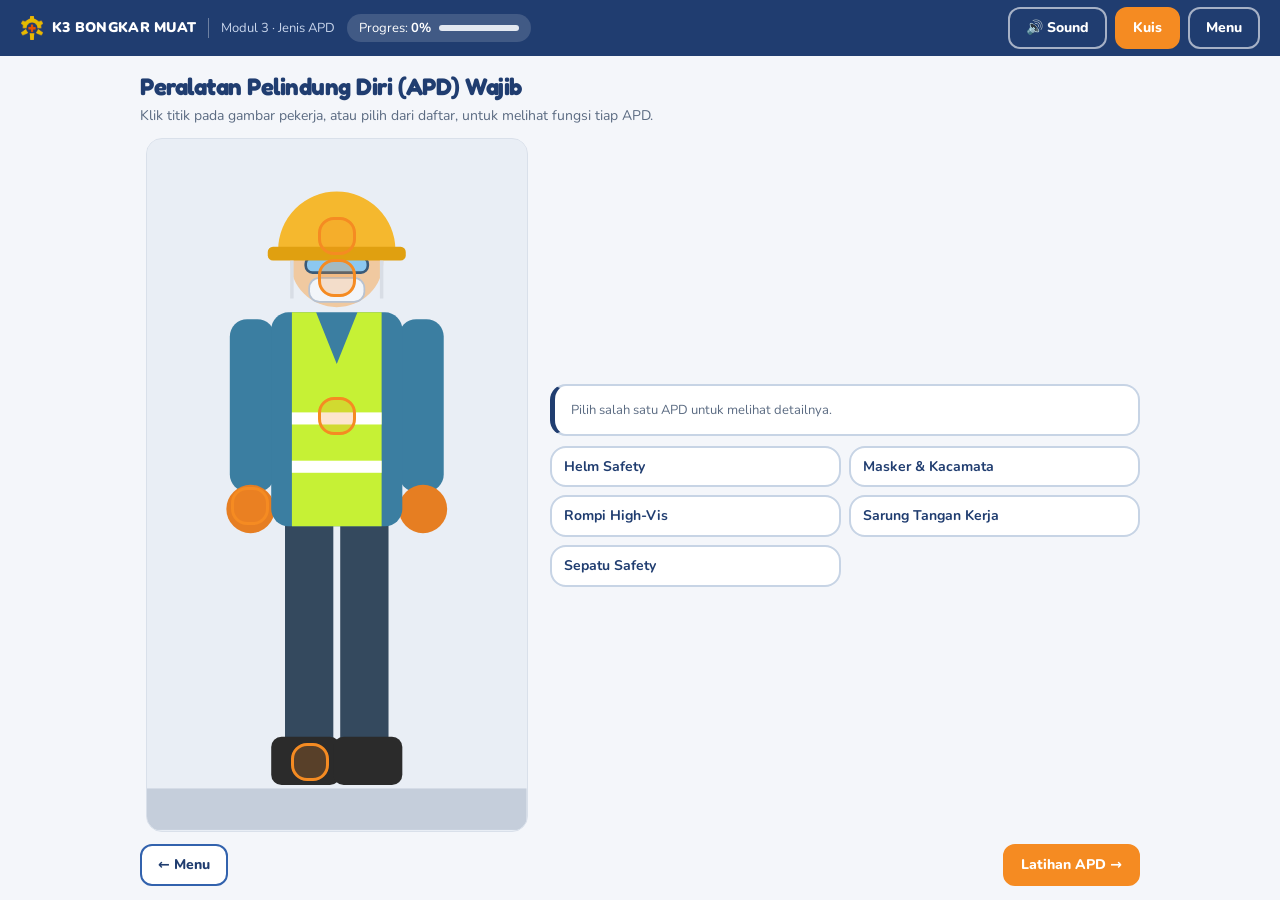
<file: modul3.html>
<!DOCTYPE html>
<html lang="id">
<head>
<meta charset="UTF-8">
<meta name="viewport" content="width=device-width, initial-scale=1.0">
<title>Modul 3 - Memilih APD | K3 Bongkar Muat</title>
<link rel="preconnect" href="https://fonts.googleapis.com">
<link rel="preconnect" href="https://fonts.gstatic.com" crossorigin>
<link href="https://fonts.googleapis.com/css2?family=Fredoka:wght@500;600;700&family=Nunito:wght@500;600;700;800;900&display=swap" rel="stylesheet">
<link rel="stylesheet" href="css/style.css">
</head>
<body>
<section id="scene-12" class="scene active">
    <header class="app-bar">
        <div class="brand">K3 BONGKAR MUAT</div>
        <span class="crumb">Modul 3 &middot; Jenis APD</span>
        
        <!-- Widget Progres Real-Time -->
        <div style="display:flex; align-items:center; gap:8px; font-size:13px; background:rgba(255,255,255,0.15); padding:4px 12px; border-radius:20px;">
            <span>Progres: <strong data-mod-pct="3">0%</strong></span>
            <div class="bar" style="width:80px; height:6px; margin:0;"><span data-mod-fill="3"></span></div>
        </div>

        <div class="app-nav">
            <button class="btn btn-ghost" id="btn-sound" type="button" title="Suara On/Off">🔊 Sound</button>
            <button class="btn btn-primary" type="button" data-go="scene-13">Kuis</button>
            <button class="btn btn-ghost" type="button" data-go="scene-02">Menu</button>
        </div>
    </header>
    <div class="page">
        <h1>Peralatan Pelindung Diri (APD) Wajib</h1>
        <p class="lead">Klik titik pada gambar pekerja, atau pilih dari daftar, untuk melihat fungsi tiap APD.</p>
        <div class="cols">
            <div>
                <div class="stage apd-stage">
                    <svg viewBox="0 0 220 400" role="img" aria-label="Ilustrasi pekerja dengan lima APD wajib">
                        <rect width="220" height="400" fill="#e9eef5"/>
                        <rect y="376" width="220" height="24" fill="#c5cedb"/>
                        <rect x="80" y="220" width="28" height="130" fill="#34495e"/><rect x="112" y="220" width="28" height="130" fill="#34495e"/>
                        <rect x="72" y="346" width="40" height="28" rx="6" fill="#2b2b2b"/><rect x="108" y="346" width="40" height="28" rx="6" fill="#2b2b2b"/>
                        <rect x="48" y="104" width="26" height="100" rx="10" fill="#3b7ea1"/><rect x="146" y="104" width="26" height="100" rx="10" fill="#3b7ea1"/>
                        <circle cx="60" cy="214" r="14" fill="#e67e22"/><circle cx="160" cy="214" r="14" fill="#e67e22"/>
                        <rect x="72" y="100" width="76" height="124" rx="10" fill="#3b7ea1"/>
                        <path d="M84 100h14l12 30 12-30h14v124H84z" fill="#c6f135"/><rect x="84" y="158" width="52" height="7" fill="#fff"/><rect x="84" y="186" width="52" height="7" fill="#fff"/>
                        <circle cx="110" cy="70" r="27" fill="#f0c9a0"/>
                        <rect x="92" y="68" width="36" height="9" rx="4" fill="#8cc8f0" stroke="#3a5a78" stroke-width="1.5"/>
                        <rect x="94" y="80" width="32" height="14" rx="6" fill="#f2f5f9" stroke="#b7c2d1"/>
                        <path d="M76 64a34 34 0 0 1 68 0z" fill="#f5b82e"/><rect x="70" y="62" width="80" height="8" rx="3" fill="#e0a010"/>
                        <path d="M84 70v22M136 70v22" stroke="#d8dde5" stroke-width="2"/>
                    </svg>
                    <button class="hs" style="--x:50%;--y:14%" data-apd="helm" aria-label="Helm safety"></button>
                    <button class="hs" style="--x:50%;--y:20%" data-apd="kacamata" aria-label="Masker dan kacamata"></button>
                    <button class="hs" style="--x:50%;--y:40%" data-apd="rompi" aria-label="Rompi high-vis"></button>
                    <button class="hs" style="--x:27%;--y:53%" data-apd="sarung" aria-label="Sarung tangan"></button>
                    <button class="hs" style="--x:43%;--y:90%" data-apd="sepatu" aria-label="Sepatu safety"></button>
                </div>
            </div>
            <div>
                <div class="panel accent" id="apd-detail" aria-live="polite"><p class="fine" style="margin:0">Pilih salah satu APD untuk melihat detailnya.</p></div>
                <div class="apd-list" id="apd-list">
                    <button type="button" data-apd="helm">Helm Safety</button>
                    <button type="button" data-apd="kacamata">Masker &amp; Kacamata</button>
                    <button type="button" data-apd="rompi">Rompi High-Vis</button>
                    <button type="button" data-apd="sarung">Sarung Tangan Kerja</button>
                    <button type="button" data-apd="sepatu">Sepatu Safety</button>
                </div>
            </div>
        </div>
        <div class="actions split">
            <button class="btn btn-secondary" type="button" data-go="scene-02">&larr; Menu</button>
            <button class="btn btn-primary" type="button" data-go="scene-13">Latihan APD &rarr;</button>
        </div>
    </div>
</section>

<section id="scene-13" class="scene">
    <header class="app-bar">
        <div class="brand">K3 BONGKAR MUAT</div>
        <span class="crumb">Modul 3 &middot; Latihan Pilih APD</span>
        
        <div style="display:flex; align-items:center; gap:8px; font-size:13px; background:rgba(255,255,255,0.15); padding:4px 12px; border-radius:20px;">
            <span>Progres: <strong data-mod-pct="3">0%</strong></span>
            <div class="bar" style="width:80px; height:6px; margin:0;"><span data-mod-fill="3"></span></div>
        </div>

        <div class="app-nav">
            <button class="btn btn-ghost" id="btn-sound" type="button" title="Suara On/Off">🔊 Sound</button>
            <button class="btn btn-primary" type="button" data-go="scene-13">Kuis</button>
            <button class="btn btn-ghost" type="button" data-go="scene-02">Menu</button>
        </div>
    </header>
    <div class="page narrow">
        <h1>Skenario</h1>
        <div class="scenario-box" style="margin:16px 0">Kamu akan membongkar muatan dari truk fuso di area gudang yang dilalui forklift. <strong>Pilih semua APD wajib.</strong></div>
        <div class="apd-grid" id="apd-grid">
            <button class="apd-card" type="button" data-correct="1" aria-pressed="false">Helm Safety</button>
            <button class="apd-card" type="button" data-correct="1" aria-pressed="false">Sepatu Safety</button>
            <button class="apd-card" type="button" data-correct="1" aria-pressed="false">Rompi High-Vis</button>
            <button class="apd-card" type="button" data-correct="1" aria-pressed="false">Sarung Tangan</button>
            <button class="apd-card" type="button" data-correct="1" aria-pressed="false">Masker &amp; Kacamata</button>
            <button class="apd-card" type="button" data-correct="0" aria-pressed="false">Sandal Jepit</button>
            <button class="apd-card" type="button" data-correct="0" aria-pressed="false">Topi Kain</button>
            <button class="apd-card" type="button" data-correct="0" aria-pressed="false">Jaket Tebal</button>
        </div>
        <p style="margin-top:16px"><strong>Dipilih: <span id="apd-selected-count">0</span> APD</strong></p>
        <div class="msg" id="apd-feedback" aria-live="polite"></div>
        <div class="actions split">
            <button class="btn btn-secondary" type="button" data-go="scene-12">&larr; Kembali</button>
            <div style="display:flex;gap:12px;flex-wrap:wrap;">
                <button class="btn btn-secondary" type="button" id="btn-check-apd">Periksa Jawaban</button>
                <button class="btn btn-success" type="button" id="btn-finish-m3" hidden>Selesai Modul 3 &#10003;</button>
            </div>
        </div>
    </div>
</section>

<audio id="bgm-player" loop preload="auto">
    <source src="assets/audio/bgm.mp3" type="audio/mpeg">
</audio>
<script src="js/app.js"></script>
</body>
</html>
</file>
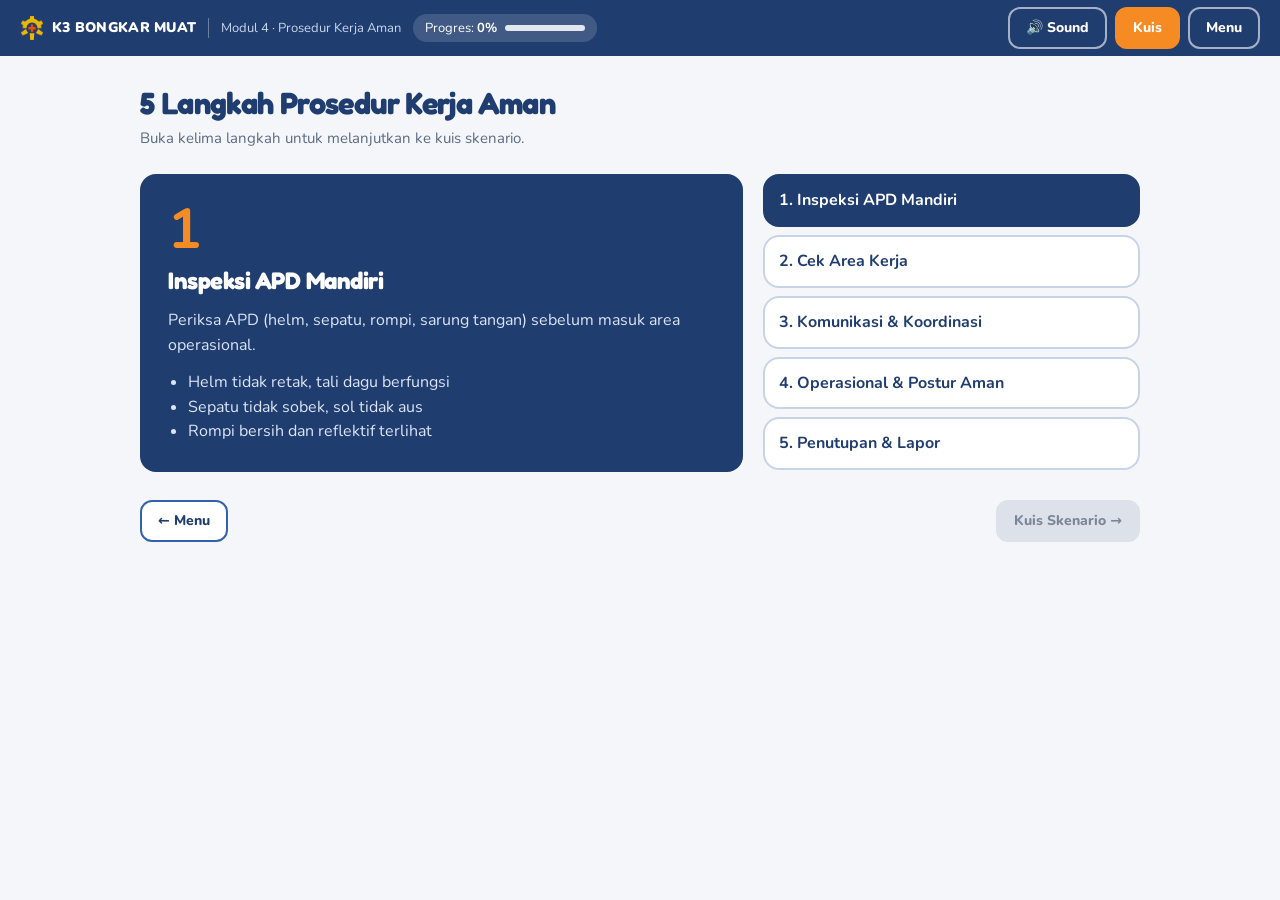
<file: modul4.html>
<!DOCTYPE html>
<html lang="id">
<head>
<meta charset="UTF-8">
<meta name="viewport" content="width=device-width, initial-scale=1.0">
<title>Modul 4 - Prosedur Kerja Aman | K3 Bongkar Muat</title>
<link rel="preconnect" href="https://fonts.googleapis.com">
<link rel="preconnect" href="https://fonts.gstatic.com" crossorigin>
<link href="https://fonts.googleapis.com/css2?family=Fredoka:wght@500;600;700&family=Nunito:wght@500;600;700;800;900&display=swap" rel="stylesheet">
<link rel="stylesheet" href="css/style.css">
</head>
<body>
<section id="scene-14" class="scene active">
    <header class="app-bar">
        <div class="brand">K3 BONGKAR MUAT</div>
        <span class="crumb">Modul 4 &middot; Prosedur Kerja Aman</span>
        
        <!-- Widget Progres Real-Time -->
        <div style="display:flex; align-items:center; gap:8px; font-size:13px; background:rgba(255,255,255,0.15); padding:4px 12px; border-radius:20px;">
            <span>Progres: <strong data-mod-pct="4">0%</strong></span>
            <div class="bar" style="width:80px; height:6px; margin:0;"><span data-mod-fill="4"></span></div>
        </div>

        <div class="app-nav">
            <button class="btn btn-ghost" id="btn-sound" type="button" title="Suara On/Off">🔊 Sound</button>
            <button class="btn btn-primary" type="button" data-go="scene-15">Kuis</button>
            <button class="btn btn-ghost" type="button" data-go="scene-02">Menu</button>
        </div>
    </header>
    <div class="page">
        <h1>5 Langkah Prosedur Kerja Aman</h1>
        <p class="lead">Buka kelima langkah untuk melanjutkan ke kuis skenario.</p>
        <div class="proc">
            <div class="proc-view" aria-live="polite">
                <div class="num" id="proc-num">1</div>
                <h2 id="proc-title"></h2>
                <p id="proc-desc"></p>
                <ul id="proc-list"></ul>
            </div>
            <div class="proc-steps" id="proc-steps"></div>
        </div>
        <div class="actions split">
            <button class="btn btn-secondary" type="button" data-go="scene-02">&larr; Menu</button>
            <button class="btn btn-primary" type="button" data-go="scene-15" id="btn-to-scenario" disabled>Kuis Skenario &rarr;</button>
        </div>
    </div>
</section>

<section id="scene-15" class="scene">
    <header class="app-bar">
        <div class="brand">K3 BONGKAR MUAT</div>
        <span class="crumb">Modul 4 &middot; Kuis Skenario</span>
        
        <div style="display:flex; align-items:center; gap:8px; font-size:13px; background:rgba(255,255,255,0.15); padding:4px 12px; border-radius:20px;">
            <span>Progres: <strong data-mod-pct="4">0%</strong></span>
            <div class="bar" style="width:80px; height:6px; margin:0;"><span data-mod-fill="4"></span></div>
        </div>

        <div class="app-nav">
            <button class="btn btn-ghost" id="btn-sound" type="button" title="Suara On/Off">🔊 Sound</button>
            <button class="btn btn-ghost" type="button" data-go="scene-14">&larr; Materi</button>
            <button class="btn btn-ghost" type="button" data-go="scene-02">Menu</button>
        </div>
    </header>
    <div class="page narrow">
        <div class="panel accent-orange" style="padding:28px">
            <div class="eyebrow" style="color:var(--orange-d)">Perhatian</div>
            <p style="font-size:19px;margin:10px 0 18px">"Aku harus ke area truk, tapi forklift sedang bermanuver di dekatku&hellip;"</p>
            <h2>Apa yang kamu lakukan?</h2>
            <button class="choice" type="button" data-scenario="A">A. Langsung melintas dengan cepat</button>
            <button class="choice" type="button" data-scenario="B">B. Berhenti di tempat aman, kontak mata dengan operator, tunggu tanda</button>
            <button class="choice" type="button" data-scenario="C">C. Memanggil rekan agar menahan forklift</button>
        </div>
    </div>
</section>

<section id="scene-16" class="scene">
    <header class="app-bar">
        <div class="brand">K3 BONGKAR MUAT</div>
        <span class="crumb">Modul 4 &middot; Hasil Skenario</span>
        
        <div style="display:flex; align-items:center; gap:8px; font-size:13px; background:rgba(255,255,255,0.15); padding:4px 12px; border-radius:20px;">
            <span>Progres: <strong data-mod-pct="4">0%</strong></span>
            <div class="bar" style="width:80px; height:6px; margin:0;"><span data-mod-fill="4"></span></div>
        </div>

        <div class="app-nav">
            <button class="btn btn-ghost" id="btn-sound" type="button" title="Suara On/Off">🔊 Sound</button>
            <button class="btn btn-primary" type="button" data-go="scene-15">Kuis</button>
            <button class="btn btn-ghost" type="button" data-go="scene-02">Menu</button>
        </div>
    </header>
    <div class="page narrow">
        <div class="result-card" id="scenario-card">
            <h1 id="scenario-title"></h1>
            <p id="scenario-desc" style="margin:14px 0"></p>
            <h3 id="scenario-score" style="margin-bottom:24px"></h3>
            <div class="actions center" id="scenario-actions"></div>
        </div>
    </div>
</section>

<audio id="bgm-player" loop preload="auto">
    <source src="assets/audio/bgm.mp3" type="audio/mpeg">
</audio>
<script src="js/app.js"></script>
</body>
</html>
</file>
<file: css/style.css>
/* =====================================================================
   BAGIAN 1 — GAYA SITUS (modul pembelajaran)
   Desain bersih, konsisten, tanpa AI slop (tanpa glow, tanpa outline,
   seluruh corner radius konsisten 16px)
   ===================================================================== */
:root {
    --navy: #203d70; --navy-d: #162b50; --blue: #3262ad;
    --orange: #f58b22; --orange-d: #d9730f; --green: #2f9a56; --green-d: #257f45;
    --red: #c0392b; --ink: #1c2a44; --muted: #5b6b82; --line: #d9e0ea; --bg: #f4f6fa; --card: #fff;
    --radius: 16px;
}
* {
    box-sizing: border-box;
    outline: none !important;
}
[hidden] { display: none !important; }
html, body {
    margin: 0;
    overflow-x: hidden;
}
body {
    font-family: Roboto, "Segoe UI", system-ui, -apple-system, sans-serif;
    color: var(--ink);
    background: var(--bg);
    line-height: 1.55;
    font-size: 16px;
}
h1, h2, h3 { line-height: 1.25; margin: 0; color: var(--navy); }
p { margin: 0 0 12px; }
button {
    font: inherit;
    outline: none !important;
}
:focus, :focus-visible {
    outline: none !important;
}

.scene { display: none; min-height: 100svh; }
.scene.active { display: block; }

/* Header aplikasi */
.app-bar {
    position: sticky;
    top: 0;
    z-index: 10;
    height: 52px;
    display: flex;
    align-items: center;
    gap: 12px;
    padding: 0 20px;
    background: var(--navy);
    color: #fff;
}
.app-bar .brand {
    display: flex;
    align-items: center;
    gap: 8px;
    font-weight: 700;
    font-size: 14px;
    letter-spacing: .02em;
    white-space: nowrap;
    cursor: pointer;
}
.app-bar .brand:focus-visible { outline: 2px solid #fff !important; outline-offset: 4px; }
.app-bar .brand::before {
    content: "";
    flex: 0 0 24px;
    width: 24px;
    height: 24px;
    background: url("../assets/logo.png") center / contain no-repeat;
}
.app-bar .crumb {
    font-size: 13px;
    color: #c9d6ec;
    padding-left: 12px;
    border-left: 1px solid rgba(255,255,255,.35);
    overflow: hidden;
    text-overflow: ellipsis;
    white-space: nowrap;
    min-width: 0;
}
.app-bar > .btn { margin-left: auto; }
.app-bar .app-nav {
    margin-left: auto;
    display: inline-flex;
    align-items: center;
    gap: 8px;
}
.app-bar .app-nav .btn { margin-left: 0; }

/* Tombol - Border-radius 16px konsisten, tanpa glow */
.btn {
    display: inline-flex;
    align-items: center;
    justify-content: center;
    gap: 8px;
    min-height: 40px;
    padding: 0 18px;
    border: 2px solid transparent;
    border-radius: 16px;
    font-weight: 700;
    font-size: 14px;
    cursor: pointer;
    text-decoration: none;
    box-shadow: none !important;
    outline: none !important;
    transition: background .15s, border-color .15s;
}
.btn-primary { background: var(--orange); color: #fff; }
.btn-primary:hover { background: var(--orange-d); }
.btn-secondary { background: #fff; color: var(--navy); border-color: var(--blue); }
.btn-secondary:hover { background: #eef3fb; }
.btn-success { background: var(--green); color: #fff; }
.btn-success:hover { background: var(--green-d); }
.btn-ghost { background: transparent; color: #fff; border-color: rgba(255,255,255,.6); min-height: 34px; padding: 0 14px; }
.btn-ghost:hover { background: rgba(255,255,255,.12); }
.btn[disabled] { background: #dde2ea; color: #7b8799; border-color: transparent; cursor: not-allowed; }

/* Tata letak halaman */
.page { max-width: 1040px; margin: 0 auto; padding: 28px 20px 56px; }
.page.narrow { max-width: 760px; }
.page > h1 { font-size: 28px; margin-bottom: 6px; }
.page > .lead { color: var(--muted); margin-bottom: 24px; }
.page h2 { font-size: 20px; margin-bottom: 12px; }
.page h3 { font-size: 16px; margin-bottom: 6px; }
.eyebrow { font-size: 12px; font-weight: 700; letter-spacing: .08em; text-transform: uppercase; color: var(--muted); margin-bottom: 4px; }
.actions { display: flex; justify-content: flex-end; gap: 12px; flex-wrap: wrap; margin-top: 28px; }
.actions.center { justify-content: center; }
.actions.split { justify-content: space-between; align-items: center; width: 100%; }
.section { margin-top: 32px; }
.cols { display: grid; grid-template-columns: repeat(auto-fit, minmax(280px, 1fr)); gap: 20px; align-items: start; }

.panel {
    background: var(--card);
    border: 1px solid var(--line);
    border-radius: 16px;
    padding: 20px;
    box-shadow: none !important;
}
.panel + .panel { margin-top: 14px; }
.panel.accent { border-left: 5px solid var(--navy); }
.panel.accent-orange { border-left: 5px solid var(--orange); }
.panel.accent-red { border-left: 5px solid var(--red); }
.panel.accent-green { border-left: 5px solid var(--green); }
.panel ul, .panel ol { margin: 8px 0 0; padding-left: 20px; }
.panel li + li { margin-top: 6px; }
.fine { font-size: 13px; color: var(--muted); }

.bar {
    height: 8px;
    background: #e3e8f0;
    border-radius: 16px;
    overflow: hidden;
    box-shadow: none !important;
}
.bar > span {
    display: block;
    height: 100%;
    width: 0;
    background: var(--green);
    border-radius: 16px;
    transition: width .3s;
}

/* Splash */
#scene-01.active {
    display: flex;
    flex-direction: column;
    background: url("../assets/start_bg.png") center / cover no-repeat;
    color: #fff;
    min-height: 100svh;
}
.splash { flex: 1; display: grid; place-content: center; justify-items: center; text-align: center; padding: 40px 20px; gap: 14px; }
.splash-logo { display: block; width: clamp(48px, 6vw, 60px); height: clamp(48px, 6vw, 60px); object-fit: contain; }
.splash h1 { color: #fff; font-size: clamp(2.2rem, 6vw, 4rem); font-weight: 700; letter-spacing: -.01em; }
.splash .rule { width: 120px; height: 5px; background: var(--orange); border-radius: 16px; }
.splash .sub { font-size: 1.15rem; color: #e6edf8; margin: 0; }
.splash .meta { color: #d6e2f5; font-size: .95rem; margin: 0 0 12px; }
.splash .btn {
    min-height: 52px;
    padding: 0 40px;
    font-size: 18px;
    font-weight: 700;
    border-radius: 16px;
    border: 2px solid #ffffff;
    box-shadow: none !important;
}
/* Menu */
.module-grid { display: grid; grid-template-columns: repeat(auto-fill, minmax(230px, 1fr)); gap: 16px; }
.module-card {
    position: relative;
    display: flex;
    flex-direction: column;
    background: var(--card);
    border: 1px solid var(--line);
    border-radius: 16px;
    overflow: hidden;
    box-shadow: none !important;
}
.module-art { height: 92px; display: grid; place-items: center; color: #fff; }
.module-art svg { width: 54px; height: 54px; }
.art-blue { background: var(--blue); } .art-orange { background: var(--orange); } .art-green { background: var(--green); } .art-navy { background: var(--navy); }
.module-body { flex: 1; display: flex; flex-direction: column; padding: 16px; }
.module-body h2 { font-size: 17px; margin: 0 0 6px; }
.module-body p { font-size: 14px; color: var(--muted); }
.module-meta { margin-top: auto; display: flex; justify-content: space-between; font-size: 12px; color: var(--muted); margin-bottom: 6px; }
.module-body .btn { margin-top: 14px; width: 100%; border-radius: 16px; }
.badge-done {
    position: absolute;
    top: 10px;
    right: 10px;
    width: 28px;
    height: 28px;
    border-radius: 16px;
    background: #fff;
    color: var(--green);
    display: grid;
    place-items: center;
    font-weight: 700;
}
.home-footer { display: flex; align-items: center; gap: 20px; flex-wrap: wrap; margin-top: 28px; }
.home-footer .overall { flex: 1 1 260px; }
.home-footer .overall strong { display: block; font-size: 13px; margin-bottom: 6px; color: var(--navy); }
.sim-card {
    display: flex;
    align-items: center;
    gap: 20px;
    flex-wrap: wrap;
    margin-top: 28px;
    padding: 20px;
    border-radius: 16px;
    background: var(--navy);
    color: #fff;
    box-shadow: none !important;
}
.sim-card div { flex: 1 1 320px; }
.sim-card h2 { color: #fff; font-size: 18px; margin-bottom: 4px; }
.sim-card p { margin: 0; color: #c9d6ec; font-size: 14px; }

dialog {
    border: 1px solid var(--line);
    border-radius: 16px;
    padding: 0;
    max-width: 640px;
    width: calc(100% - 32px);
    box-shadow: none !important;
    color: var(--ink);
    outline: none !important;
}
dialog::backdrop { background: rgba(10,20,40,.55); }
.dlg { padding: 22px 24px; }
.dlg-head { display: flex; justify-content: space-between; align-items: center; margin-bottom: 12px; }
.dlg-close { border: 0; background: none; font-size: 26px; line-height: 1; cursor: pointer; color: var(--muted); outline: none !important; }
.map-grid { display: grid; grid-template-columns: repeat(auto-fit, minmax(220px, 1fr)); gap: 12px; margin: 14px 0; }
.map-item {
    padding: 12px;
    border-radius: 16px;
    background: #f1f5fb;
    border-left: 4px solid var(--blue);
    font-size: 13px;
    box-shadow: none !important;
}
.map-item strong { display: block; color: var(--navy); margin-bottom: 4px; font-size: 14px; }
.map-item p { margin: 0; color: var(--muted); }

/* Tab */
.tabs {
    display: flex;
    gap: 8px;
    border-bottom: 2px solid var(--line);
    margin-bottom: 20px;
    flex-wrap: wrap;
    overflow: visible !important;
    overflow-x: visible !important;
    overflow-y: visible !important;
    scrollbar-width: none;
    -ms-overflow-style: none;
}
.tabs::-webkit-scrollbar {
    display: none;
    width: 0;
    height: 0;
}
.tab {
    flex: none;
    padding: 10px 18px;
    border: 0;
    border-bottom: 3px solid transparent;
    margin-bottom: -2px;
    background: none;
    font-weight: 700;
    color: var(--muted);
    cursor: pointer;
    border-radius: 16px 16px 0 0;
    outline: none !important;
    transition: color 0.15s, border-color 0.15s;
}
.tab[aria-selected="true"] { color: var(--navy); border-bottom-color: var(--orange); }
.tab:hover { color: var(--navy); }

/* Akordeon & kartu balik */
details.acc {
    background: var(--card);
    border: 1px solid var(--line);
    border-radius: 16px;
    margin-bottom: 8px;
    box-shadow: none !important;
}
details.acc summary {
    padding: 14px 16px;
    font-weight: 700;
    color: var(--navy);
    cursor: pointer;
    list-style: none;
    display: flex;
    justify-content: space-between;
    gap: 12px;
    border-radius: 16px;
    outline: none !important;
}
details.acc summary::-webkit-details-marker { display: none; }
details.acc summary::after { content: "+"; font-size: 20px; line-height: 1; color: var(--orange); }
details.acc[open] summary::after { content: "\2212"; }
details.acc p { padding: 0 16px 14px; margin: 0; color: var(--muted); }
.flip-grid { display: grid; grid-template-columns: repeat(auto-fit, minmax(190px, 1fr)); gap: 12px; }
.flip { position: relative; height: 150px; padding: 0; border: 0; background: none; perspective: 900px; cursor: pointer; text-align: center; outline: none !important; }
.flip-in { position: absolute; inset: 0; transition: transform .5s; transform-style: preserve-3d; }
.flip.is-flipped .flip-in { transform: rotateY(180deg); }
.flip-face {
    position: absolute;
    inset: 0;
    display: flex;
    flex-direction: column;
    justify-content: center;
    align-items: center;
    gap: 4px;
    padding: 14px;
    border-radius: 16px;
    backface-visibility: hidden;
    -webkit-backface-visibility: hidden;
    font-size: 14px;
    box-shadow: none !important;
}
.flip-front { background: var(--navy); color: #fff; }
.flip-front small { color: #c9d6ec; }
.flip-back { background: var(--orange); color: #fff; transform: rotateY(180deg); font-size: 13px; line-height: 1.4; }

/* Quiz */
.quiz-meta { display: flex; justify-content: space-between; font-size: 13px; color: var(--muted); margin-bottom: 8px; }
.quiz-q { font-size: 18px; font-weight: 700; color: var(--navy); margin: 18px 0 14px; }
.quiz-opt {
    display: flex;
    gap: 12px;
    width: 100%;
    text-align: left;
    padding: 13px 16px;
    margin-bottom: 10px;
    background: #fff;
    border: 2px solid var(--line);
    border-radius: 16px;
    cursor: pointer;
    font-size: 15px;
    color: var(--ink);
    box-shadow: none !important;
    outline: none !important;
}
.quiz-opt:hover:not([disabled]) { border-color: var(--orange); }
.quiz-opt b { flex: none; width: 22px; color: var(--muted); }
.quiz-opt.is-correct { background: #e7f6ec; border-color: var(--green); }
.quiz-opt.is-wrong { background: #fdeceb; border-color: var(--red); }
.quiz-opt[disabled] { cursor: default; }
.quiz-fb {
    margin-top: 6px;
    padding: 12px 14px;
    border-radius: 16px;
    background: #eef3fb;
    font-size: 14px;
    box-shadow: none !important;
}
.score-big { font-size: 44px; font-weight: 700; color: var(--navy); }

/* Tahapan (stepper) */
.steps { display: flex; align-items: center; margin: 4px 0 18px; }
.step {
    flex: none;
    width: 40px;
    height: 40px;
    border-radius: 16px;
    border: 2px solid var(--line);
    background: #fff;
    font-weight: 700;
    color: var(--muted);
    cursor: pointer;
    box-shadow: none !important;
    outline: none !important;
}
.step.seen { border-color: var(--green); color: var(--green); }
.step.active { background: var(--orange); border-color: var(--orange); color: #fff; }
.step-line { flex: 1; height: 3px; background: var(--line); min-width: 8px; }
.term-grid { display: grid; grid-template-columns: repeat(auto-fit, minmax(180px, 1fr)); gap: 12px; }
.term {
    padding: 14px;
    background: #fff;
    border: 1px solid var(--line);
    border-radius: 16px;
    box-shadow: none !important;
}
.term strong { display: block; color: var(--navy); margin-bottom: 4px; }
.term span { font-size: 14px; color: var(--muted); }

/* Panggung ilustrasi + titik interaktif */
.stage {
    position: relative;
    border: 1px solid var(--line);
    border-radius: 16px;
    overflow: hidden;
    background: #e9eef5;
    box-shadow: none !important;
}
.stage svg { display: block; width: 100%; height: auto; }
.hs {
    position: absolute;
    left: var(--x);
    top: var(--y);
    width: 38px;
    height: 38px;
    margin: -19px 0 0 -19px;
    padding: 0;
    border-radius: 16px;
    border: 3px solid var(--orange);
    background: rgba(245,139,34,.22);
    cursor: pointer;
    box-shadow: none !important;
    outline: none !important;
    transition: transform 0.2s, background 0.2s;
}
.hs:hover { background: rgba(245,139,34,.45); transform: scale(1.08); }
.hs.found { border-color: var(--green); background: rgba(47,154,86,.35); transform: none; }
.found-list { list-style: none; padding: 0; margin: 14px 0 0; display: grid; gap: 6px; }
.found-list li {
    padding: 8px 12px;
    background: #e7f6ec;
    border-left: 4px solid var(--green);
    border-radius: 16px;
    font-size: 14px;
    animation: fade-in .3s;
    box-shadow: none !important;
}
@keyframes fade-in { from { opacity: 0; transform: translateY(6px); } to { opacity: 1; transform: none; } }
.counter { font-weight: 700; color: var(--navy); }

/* Matriks risiko */
.pick-row { display: flex; flex-wrap: wrap; gap: 10px; margin-bottom: 16px; }
.pick {
    padding: 10px 14px;
    background: #fff;
    border: 2px solid var(--line);
    border-radius: 16px;
    font-weight: 700;
    color: var(--navy);
    cursor: pointer;
    box-shadow: none !important;
    outline: none !important;
}
.pick.selected { border-color: var(--orange); background: #fff6ec; }
.pick[disabled] { opacity: .55; cursor: default; }
.risk-cols { display: grid; grid-template-columns: repeat(3, 1fr); gap: 10px; }
.risk-col {
    min-height: 110px;
    padding: 12px;
    border: 2px dashed;
    border-radius: 16px;
    text-align: left;
    cursor: pointer;
    background: #fff;
    box-shadow: none !important;
    outline: none !important;
}
.risk-col strong { display: block; margin-bottom: 8px; letter-spacing: .06em; }
.risk-col span {
    display: block;
    margin-bottom: 4px;
    padding: 6px 8px;
    border-radius: 16px;
    background: rgba(255,255,255,.8);
    font-size: 13px;
    font-weight: 700;
}
.lvl-rendah { border-color: #7dc3ea; background: #e8f5fc; } .lvl-sedang { border-color: #e6c23a; background: #fdf6d6; } .lvl-tinggi { border-color: #e88a82; background: #fdeceb; }
.sta { display: grid; grid-template-columns: repeat(3, 1fr); gap: 10px; }
.sta div {
    padding: 16px;
    border-radius: 16px;
    color: #fff;
    text-align: center;
    box-shadow: none !important;
}
.sta strong { display: block; font-size: 18px; letter-spacing: .08em; color: #fff; }
.sta .s1 { background: var(--red); } .sta .s2 { background: #c9780c; } .sta .s3 { background: var(--green); }
.msg { min-height: 24px; margin-top: 12px; font-weight: 700; }
.msg.ok { color: var(--green-d); } .msg.bad { color: var(--red); }

/* Alur near-miss */
.flow { list-style: none; padding: 0; margin: 0; display: grid; grid-template-columns: repeat(auto-fit, minmax(150px, 1fr)); gap: 10px; counter-reset: f; }
.flow li {
    counter-increment: f;
    position: relative;
    padding: 14px 14px 14px 46px;
    background: #fff;
    border: 1px solid var(--line);
    border-radius: 16px;
    font-weight: 700;
    color: var(--navy);
    box-shadow: none !important;
}
.flow li::before {
    content: counter(f);
    position: absolute;
    left: 12px;
    top: 50%;
    transform: translateY(-50%);
    width: 24px;
    height: 24px;
    border-radius: 16px;
    background: var(--navy);
    color: #fff;
    font-size: 13px;
    display: grid;
    place-items: center;
}

/* APD */
.apd-stage { max-width: 300px; margin: 0 auto; }
.apd-list { display: grid; gap: 8px; margin-top: 14px; }
.apd-list button {
    text-align: left;
    padding: 10px 14px;
    background: #fff;
    border: 2px solid var(--line);
    border-radius: 16px;
    cursor: pointer;
    font-weight: 700;
    color: var(--navy);
    box-shadow: none !important;
    outline: none !important;
}
.apd-list button.active { border-color: var(--orange); background: #fff6ec; }
.apd-list button.seen::after { content: " \2713"; color: var(--green); }
.apd-grid { display: grid; grid-template-columns: repeat(auto-fit, minmax(170px, 1fr)); gap: 12px; margin-top: 18px; }
.apd-card {
    padding: 16px 12px;
    background: #fff;
    border: 2px solid var(--line);
    border-radius: 16px;
    font-weight: 700;
    color: var(--navy);
    cursor: pointer;
    box-shadow: none !important;
    outline: none !important;
}
.apd-card[aria-pressed="true"] { border-color: var(--blue); background: #eaf1fc; }
.apd-card.correct { border-color: var(--green); background: #e7f6ec; }
.apd-card.incorrect { border-color: var(--red); background: #fdeceb; }
.scenario-box {
    padding: 16px 18px;
    background: #fff6ec;
    border-left: 5px solid var(--orange);
    border-radius: 16px;
    box-shadow: none !important;
}

/* Prosedur & skenario */
.proc { display: grid; grid-template-columns: 1.6fr 1fr; gap: 20px; align-items: start; }
.proc-view {
    background: var(--navy);
    color: #fff;
    border-radius: 16px;
    padding: 28px;
    min-height: 280px;
    box-shadow: none !important;
}
.proc-view .num { font-size: 56px; font-weight: 700; color: var(--orange); line-height: 1; }
.proc-view h2 { color: #fff; margin: 8px 0 12px; font-size: 24px; }
.proc-view p { color: #dbe5f5; font-size: 16px; }
.proc-view ul { margin: 12px 0 0; padding-left: 20px; color: #dbe5f5; }
.proc-steps { display: grid; gap: 8px; }
.proc-steps button {
    text-align: left;
    padding: 12px 14px;
    background: #fff;
    border: 2px solid var(--line);
    border-radius: 16px;
    font-weight: 700;
    color: var(--navy);
    cursor: pointer;
    box-shadow: none !important;
    outline: none !important;
}
.proc-steps button.active { background: var(--navy); border-color: var(--navy); color: #fff; }
.proc-steps button.seen:not(.active)::after { content: " \2713"; color: var(--green); }
.choice {
    display: block;
    width: 100%;
    text-align: left;
    padding: 15px 18px;
    margin-top: 12px;
    background: #fff;
    border: 2px solid var(--line);
    border-radius: 16px;
    font-size: 16px;
    font-weight: 700;
    color: var(--navy);
    cursor: pointer;
    box-shadow: none !important;
    outline: none !important;
}
.choice:hover { border-color: var(--orange); background: #fff9f2; }
.result-card {
    padding: 32px;
    border-radius: 16px;
    text-align: center;
    border-top: 6px solid;
    background: #fff;
    box-shadow: none !important;
}
.result-card.good { border-color: var(--green); } .result-card.mid { border-color: var(--orange); } .result-card.bad { border-color: var(--red); }
.result-card p { font-size: 17px; }

/* Penutup */
#scene-17.active { background: var(--navy-d); color: #fff; }
#scene-17 h1, #scene-17 h2, #scene-17 h3 { color: #fff; }
.cert {
    display: grid;
    grid-template-columns: 1fr 200px;
    gap: 24px;
    align-items: center;
    margin: 24px 0;
    padding: 24px;
    background: rgba(255,255,255,.08);
    border: 1px solid rgba(255,255,255,.18);
    border-radius: 16px;
    box-shadow: none !important;
}
.cert ul { list-style: none; padding: 0; margin: 8px 0 0; line-height: 2; }
.cert li::before { content: "\2713"; color: #7fdc9d; font-weight: 700; margin-right: 10px; }
.cert-badge { text-align: center; }
.cert-badge svg { width: 130px; height: 130px; }
.cert-badge strong { display: block; margin-top: 10px; color: #ffd45e; letter-spacing: .06em; }

/* Scene game container integration */
#scene-game.active { display: flex; flex-direction: column; background: #0d181c; }
.game-stage { flex: 1; display: grid; place-items: center; padding: 10px; background: radial-gradient(ellipse at 50% 45%, #22343c 0%, #0d181c 75%); user-select: none; -webkit-user-select: none; }

@media (max-width: 700px) {
    .app-bar { padding: 0 12px; gap: 8px; }
    .app-bar .crumb { font-size: 12px; }
    .page { padding: 20px 14px 44px; }
    .page > h1 { font-size: 23px; }
    .proc, .cert { grid-template-columns: 1fr; }
    .risk-cols, .sta { grid-template-columns: 1fr; }
    .game-stage { padding: 0; }
}

/* =====================================================================
   TATA LETAK KARTU MODUL 2 (HAZARD VS RISK - DUA KOLOM DENGAN VIDEO)
   Flat, tanpa glow, sudut membulat konsisten 16px
   ===================================================================== */
.m2-card {
    background: var(--card);
    border: 1px solid var(--line);
    border-radius: 16px;
    padding: 26px;
    box-shadow: none !important;
    margin-top: 14px;
}
.m2-grid {
    display: grid;
    grid-template-columns: 1fr 1fr;
    gap: 28px;
    align-items: stretch;
}
@media (max-width: 820px) {
    .m2-grid {
        grid-template-columns: 1fr;
        gap: 20px;
    }
}
.m2-content-col {
    display: flex;
    flex-direction: column;
}
.m2-header-title {
    font-size: 26px;
    font-weight: 700;
    color: var(--navy);
    position: relative;
    padding-bottom: 10px;
    margin-bottom: 12px;
}
.m2-header-title::after {
    content: "";
    position: absolute;
    bottom: 0;
    left: 0;
    width: 60px;
    height: 4px;
    background: var(--orange);
    border-radius: 16px;
}
.m2-lead {
    font-size: 15px;
    color: var(--ink);
    line-height: 1.6;
    margin-bottom: 12px;
}
.m2-source {
    font-size: 13px;
    color: var(--orange);
    font-style: italic;
    font-weight: 500;
    margin-bottom: 16px;
}
.hvr-interactive {
    margin-top: auto;
}
.hvr-callout {
    background: #1c2a44;
    color: #f4f6fa;
    border-radius: 16px;
    padding: 16px;
    margin-bottom: 14px;
    min-height: 125px;
    display: flex;
    flex-direction: column;
    justify-content: center;
    box-shadow: none !important;
}
.hvr-callout strong {
    color: #ffc252;
    font-size: 15px;
    margin-bottom: 6px;
    display: block;
}
.hvr-callout p {
    font-size: 14px;
    line-height: 1.5;
    margin: 0 0 8px;
    color: #e6edf8;
}
.hvr-callout-example {
    font-size: 13px;
    background: rgba(255, 255, 255, 0.08);
    border-left: 3px solid var(--orange);
    padding: 8px 12px;
    border-radius: 16px;
    color: #c9d6ec;
}
.hvr-callout-example strong {
    display: inline;
    color: #fff;
    font-size: 13px;
}
.hvr-pills {
    display: flex;
    gap: 8px;
    flex-wrap: wrap;
}
.hvr-pill {
    flex: 1 1 auto;
    min-width: 100px;
    padding: 9px 12px;
    border-radius: 16px;
    border: 2px solid #e1e7f0;
    background: #eef3fa;
    color: var(--navy);
    font-weight: 700;
    font-size: 13px;
    cursor: pointer;
    text-align: center;
    box-shadow: none !important;
    outline: none !important;
    transition: all 0.2s ease;
}
.hvr-pill:hover {
    background: #e1eaf7;
    border-color: #ccd9ee;
}
.hvr-pill.active {
    background: var(--orange);
    border-color: var(--orange);
    color: #fff;
    box-shadow: none !important;
}
.video-box-panel {
    display: flex;
    flex-direction: column;
    justify-content: center;
}
.video-wrapper {
    position: relative;
    width: 100%;
    aspect-ratio: 16 / 10;
    background: #0f1826;
    border-radius: 16px;
    overflow: hidden;
    border: 2px solid var(--line);
    box-shadow: none !important;
    display: flex;
    align-items: center;
    justify-content: center;
}
.video-player {
    width: 100%;
    height: 100%;
    object-fit: contain;
    display: block;
    border-radius: 16px;
}
.video-placeholder {
    position: absolute;
    inset: 0;
    display: flex;
    flex-direction: column;
    align-items: center;
    justify-content: center;
    text-align: center;
    padding: 20px;
    background: #16243b;
    color: #fff;
    cursor: pointer;
    border-radius: 16px;
}
.video-play-btn {
    width: 58px;
    height: 58px;
    border-radius: 16px;
    background: var(--orange);
    color: #fff;
    display: grid;
    place-items: center;
    font-size: 24px;
    margin-bottom: 12px;
    box-shadow: none !important;
    transition: background 0.2s;
}
.video-placeholder:hover .video-play-btn {
    background: var(--orange-d);
}
.video-placeholder-text strong {
    font-size: 16px;
    display: block;
    margin-bottom: 4px;
}
.video-placeholder-text p {
    font-size: 13px;
    color: #a9bad3;
    margin: 0 0 10px;
}
.video-placeholder-hint {
    font-size: 11px;
    color: #ffd45e;
    background: rgba(0,0,0,0.3);
    padding: 4px 10px;
    border-radius: 16px;
    font-family: monospace;
}
.nav-split {
    display: flex;
    justify-content: space-between;
    align-items: center;
    margin-top: 24px;
}


/* =====================================================================
   BERANDA COMPACT (No-Scroll Viewport Layout)
   Visual dan struktur sama persis, tanpa glow/outline, radius 16px,
   namun proporsional muat 100vh tanpa scroll pada desktop.
   ===================================================================== */
#scene-02.active {
    height: 100vh;
    height: 100svh;
    max-height: 100vh;
    max-height: 100svh;
    overflow: hidden;
    display: flex;
    flex-direction: column;
}

#scene-02 .app-bar {
    flex-shrink: 0;
    height: 48px;
}

#scene-02 .page {
    flex: 1;
    display: flex;
    flex-direction: column;
    justify-content: space-between;
    max-width: 1100px;
    width: 100%;
    margin: 0 auto;
    padding: 12px 20px 14px;
    box-sizing: border-box;
    overflow: hidden;
}

#scene-02 .page > h1 {
    font-size: 22px;
    margin: 0 0 2px;
    line-height: 1.2;
}

#scene-02 .page > .lead {
    font-size: 13px;
    margin: 0 0 10px;
    line-height: 1.3;
}

#scene-02 .module-grid {
    display: grid;
    grid-template-columns: repeat(4, 1fr);
    gap: 12px;
    align-items: stretch;
}

#scene-02 .module-card {
    display: flex;
    flex-direction: column;
    background: var(--card);
    border: 1px solid var(--line);
    border-radius: 16px;
    overflow: hidden;
    box-shadow: none !important;
}

#scene-02 .module-art {
    height: 64px;
    display: grid;
    place-items: center;
}

#scene-02 .module-art svg {
    width: 38px;
    height: 38px;
}

#scene-02 .module-body {
    flex: 1;
    display: flex;
    flex-direction: column;
    padding: 10px 12px;
}

#scene-02 .module-body .eyebrow {
    font-size: 11px;
    margin-bottom: 2px;
}

#scene-02 .module-body h2 {
    font-size: 15px;
    margin: 0 0 3px;
    line-height: 1.25;
}

#scene-02 .module-body p {
    font-size: 12px;
    line-height: 1.35;
    margin: 0 0 8px;
    color: var(--muted);
    display: -webkit-box;
    -webkit-line-clamp: 2;
    -webkit-box-orient: vertical;
    overflow: hidden;
}

#scene-02 .module-meta {
    display: flex;
    justify-content: space-between;
    font-size: 11px;
    color: var(--muted);
    margin-top: auto;
}

#scene-02 .module-card .bar {
    height: 6px;
    margin: 4px 0 8px;
    border-radius: 99px;
    background: #e5ebf5;
    overflow: hidden;
}

#scene-02 .module-card .btn {
    min-height: 32px;
    padding: 0 12px;
    font-size: 13px;
    border-radius: 16px;
}

#scene-02 .home-footer {
    display: flex;
    align-items: center;
    gap: 14px;
    flex-wrap: nowrap;
    margin-top: 10px;
    padding: 10px 14px;
    background: var(--card);
    border: 1px solid var(--line);
    border-radius: 16px;
}

#scene-02 .home-footer #btn-map {
    min-height: 34px;
    font-size: 13px;
    padding: 0 14px;
    border-radius: 16px;
    white-space: nowrap;
}

#scene-02 .home-footer .overall {
    flex: 1;
    min-width: 0;
}

#scene-02 .home-footer .overall strong {
    display: block;
    font-size: 12px;
    margin-bottom: 4px;
    color: var(--navy);
}

#scene-02 .home-footer .overall .bar {
    height: 7px;
    background: #e5ebf5;
    border-radius: 99px;
    overflow: hidden;
}

#scene-02 .home-footer #btn-final {
    min-height: 34px;
    font-size: 13px;
    padding: 0 14px;
    border-radius: 16px;
    white-space: nowrap;
}

#scene-02 .sim-card {
    display: flex;
    align-items: center;
    gap: 16px;
    padding: 10px 16px;
    margin-top: 10px;
    background: linear-gradient(135deg, #1b3052 0%, #294673 100%);
    border-radius: 16px;
    border: 1px solid rgba(255,255,255,.1);
    color: #fff;
    box-shadow: none !important;
}

#scene-02 .sim-card div {
    flex: 1;
    min-width: 0;
}

#scene-02 .sim-card h2 {
    font-size: 14px;
    margin: 0 0 2px;
    color: #fff;
}

#scene-02 .sim-card p {
    font-size: 12px;
    line-height: 1.3;
    margin: 0;
    color: #c9d6ec;
}

#scene-02 .sim-card .btn {
    min-height: 34px;
    font-size: 13px;
    padding: 0 16px;
    border-radius: 16px;
    white-space: nowrap;
    flex-shrink: 0;
}

@media (max-height: 680px) {
    #scene-02 .page {
        padding: 8px 16px 10px;
    }
    #scene-02 .module-art {
        height: 52px;
    }
    #scene-02 .module-art svg {
        width: 32px;
        height: 32px;
    }
    #scene-02 .module-body p {
        display: none;
    }
    #scene-02 .sim-card {
        padding: 8px 12px;
        margin-top: 6px;
    }
    #scene-02 .home-footer {
        padding: 6px 12px;
        margin-top: 6px;
    }
}

/* Modul 3: seluruh materi dan latihan tampil dalam satu viewport. */
#scene-12.active,
#scene-13.active {
    height: 100vh;
    height: 100svh;
    max-height: 100vh;
    max-height: 100svh;
    overflow: hidden;
    display: flex;
    flex-direction: column;
}

#scene-12 .app-bar,
#scene-13 .app-bar {
    flex-shrink: 0;
}

#scene-12 .page,
#scene-13 .page {
    flex: 1;
    min-height: 0;
    width: 100%;
    display: flex;
    flex-direction: column;
    overflow: hidden;
    padding: 16px 20px 14px;
}

#scene-12 .page > h1,
#scene-13 .page > h1 {
    flex-shrink: 0;
    font-size: 24px;
    margin-bottom: 4px;
}

#scene-12 .page > .lead {
    flex-shrink: 0;
    font-size: 14px;
    margin-bottom: 12px;
}

#scene-12 .cols {
    flex: 1;
    min-height: 0;
    grid-template-columns: minmax(200px, .8fr) minmax(280px, 1.2fr);
    gap: 16px;
    align-items: stretch;
}

#scene-12 .cols > div:first-child {
    display: flex;
    align-items: center;
    justify-content: center;
    min-height: 0;
}

#scene-12 .apd-stage {
    width: auto;
    height: 100%;
    max-width: 100%;
    aspect-ratio: 220 / 400;
}

#scene-12 .apd-stage svg {
    width: auto;
    height: 100%;
    max-width: 100%;
}

#scene-12 .cols > div:last-child {
    display: flex;
    flex-direction: column;
    justify-content: center;
    min-height: 0;
}

#scene-12 #apd-detail {
    flex-shrink: 0;
    padding: 14px 16px;
}

#scene-12 .apd-list {
    grid-template-columns: repeat(2, minmax(0, 1fr));
    gap: 8px;
    margin-top: 10px;
}

#scene-12 .apd-list button {
    padding: 8px 12px;
    font-size: 14px;
}

#scene-12 .actions,
#scene-13 .actions {
    flex-shrink: 0;
    margin-top: 12px;
}

#scene-13 .page {
    max-width: 800px;
    margin: 0 auto;
}

#scene-13 .scenario-box {
    flex-shrink: 0;
    margin: 10px 0 !important;
    padding: 12px 16px;
}

#scene-13 .apd-grid {
    flex-shrink: 0;
    grid-template-columns: repeat(4, minmax(0, 1fr));
    gap: 10px;
    margin-top: 10px;
}

#scene-13 .apd-card {
    padding: 12px 8px;
    font-size: 14px;
}

#scene-13 .page > p {
    flex-shrink: 0;
    margin: 10px 0 0 !important;
}

#scene-13 .msg {
    flex: 1;
    min-height: 24px;
    margin-top: 6px;
}

/* =====================================================================
   GAYA MOBILE 4 KUADRAN (GRID 2x2 FULL-COLOR CARDS)
   ===================================================================== */
@media (max-width: 700px) {
    #scene-02.active {
        height: auto !important;
        max-height: none !important;
        overflow-y: auto !important;
    }

    #scene-02 .page {
        padding: 14px 12px 28px !important;
        overflow: visible !important;
    }

    /* 1. Grid 2x2 (4 Kuadran) */
    #scene-02 .module-grid {
        grid-template-columns: repeat(2, 1fr) !important;
        gap: 10px !important;
    }

    /* Keep the module grid while using the original light card treatment. */
    #scene-02 .module-card {
        border: 2px solid var(--line) !important;
        border-radius: 16px !important;
        padding: 0 !important;
        background: #fff !important;
        box-shadow: none !important;
    }

    #scene-02 .module-art {
        display: grid !important;
        height: 48px !important;
    }

    #scene-02 .module-art svg {
        width: 30px !important;
        height: 30px !important;
    }

    #scene-02 .module-body {
        padding: 12px !important;
    }

    #scene-02 .module-body .eyebrow {
        color: var(--muted) !important;
        font-size: 10px !important;
    }

    #scene-02 .module-body h2 {
        color: var(--navy) !important;
        font-size: 14px !important;
        margin-bottom: 4px !important;
    }

    #scene-02 .module-body p {
        color: var(--muted) !important;
        font-size: 11px !important;
        -webkit-line-clamp: 2 !important;
        margin-bottom: 8px !important;
    }

    #scene-02 .module-meta {
        color: var(--muted) !important;
        font-size: 10px !important;
    }

    #scene-02 .module-card .bar {
        background: #e3e8f0 !important;
        height: 5px !important;
    }

    #scene-02 .module-card .bar > span {
        background: var(--green) !important;
    }

    #scene-02 .module-card .btn {
        background: #fff !important;
        color: var(--navy) !important;
        border: 2px solid var(--blue) !important;
        min-height: 34px !important;
        font-size: 12px !important;
        margin-top: 6px !important;
    }

    #scene-02 .module-card .btn[disabled] {
        background: #e4e8ef !important;
        color: #78869a !important;
        border-color: transparent !important;
    }

    #scene-02 .home-footer {
        flex-direction: column !important;
        align-items: stretch !important;
        gap: 8px !important;
    }

    #scene-02 .home-footer #btn-map,
    #scene-02 .home-footer #btn-final {
        width: 100% !important;
    }

    #scene-02 .sim-card {
        flex-direction: column !important;
        align-items: stretch !important;
        text-align: center !important;
    }

    #scene-02 .sim-card .btn {
        width: 100% !important;
    }

    .app-bar { padding: 0 12px; gap: 8px; }
    .app-bar .crumb { font-size: 12px; }
    .page { padding: 20px 14px 44px; }
    .page > h1 { font-size: 23px; }
    .proc, .cert { grid-template-columns: 1fr; }
    .risk-cols, .sta { grid-template-columns: 1fr; }
    .game-stage { padding: 0; }

    #scene-12 .page,
    #scene-13 .page {
        padding: 10px 12px 12px;
    }

    #scene-12 .cols {
        grid-template-columns: minmax(90px, .7fr) minmax(0, 1.3fr);
        gap: 10px;
    }

    #scene-12 .apd-stage {
        width: 100%;
        height: auto;
        aspect-ratio: auto;
    }

    #scene-12 .apd-stage svg {
        width: 100%;
        height: auto;
        max-width: none;
    }

    #scene-12 .apd-list {
        grid-template-columns: 1fr;
        gap: 6px;
        margin-top: 6px;
    }

    #scene-12 .apd-list button {
        padding: 6px 8px;
        font-size: 12px;
    }

    #scene-12 #apd-detail {
        padding: 10px;
        font-size: 13px;
    }

    #scene-13 .app-bar .crumb {
        display: none;
    }

    #scene-13 .app-bar .app-nav {
        gap: 4px;
    }

    #scene-13 .app-bar .btn-ghost {
        padding: 0 8px;
        font-size: 12px;
    }

    #scene-13 .apd-grid {
        grid-template-columns: repeat(2, minmax(0, 1fr));
        gap: 8px;
    }

    #scene-13 .apd-card {
        padding: 8px 6px;
        font-size: 13px;
    }

    #scene-13 .scenario-box {
        font-size: 14px;
        line-height: 1.4;
    }

    #scene-13 .actions > div {
        gap: 6px !important;
    }

    #scene-13 .actions .btn {
        min-height: 36px;
        padding: 0 10px;
        font-size: 12px;
    }
}

@media (max-height: 680px) {
    #scene-12 .page,
    #scene-13 .page {
        padding-top: 8px;
        padding-bottom: 8px;
    }

    #scene-12 .page > h1,
    #scene-13 .page > h1 {
        font-size: 21px;
    }

    #scene-12 .page > .lead {
        margin-bottom: 8px;
    }

    #scene-13 .scenario-box {
        padding: 8px 12px;
    }

    #scene-13 .apd-grid {
        gap: 6px;
    }

    #scene-13 .apd-card {
        padding: 8px 6px;
    }
}

/* Refined K3 learning UI: Duolingo-inspired shapes with the original K3 palette. */
:root {
    --paper: #fff;
    --soft-blue: #eef3fb;
    --line-strong: #c7d4e5;
}

body {
    font-family: "Nunito", "Segoe UI", system-ui, sans-serif;
}

h1, h2, h3,
.app-bar .brand,
.btn,
button {
    font-family: "Nunito", "Segoe UI", system-ui, sans-serif;
}

h1, h2, h3,
.m2-header-title,
.splash h1 {
    font-family: "Fredoka", "Nunito", "Segoe UI", system-ui, sans-serif;
    letter-spacing: -.02em;
}

.page > h1 { font-size: clamp(24px, 2.4vw, 32px); }
.page > .lead { font-size: 15px; line-height: 1.45; }

.btn {
    min-height: 42px;
    padding-inline: 16px;
    border-radius: 12px;
    font-weight: 800;
}
.btn-primary { background: var(--orange); border-color: var(--orange); }
.btn-secondary { background: #fff; border: 2px solid var(--blue); }
.btn-success { background: var(--green); border-color: var(--green); }
.btn-ghost { border-width: 2px; border-radius: 12px; }
.btn[disabled] { border-color: transparent; }

.app-bar { min-height: 56px; }
.app-bar .brand { font-weight: 900; }
.app-bar .app-nav { gap: 8px; }

.panel,
.module-card,
.term,
.flow li,
.quiz-opt,
.risk-col,
.apd-list button,
.apd-card,
.proc-steps button,
.choice,
.m2-card,
dialog {
    border-color: var(--line-strong);
    border-radius: 16px;
    box-shadow: none !important;
}

.panel,
.term,
.flow li,
.risk-col,
.apd-list button,
.apd-card,
.proc-steps button,
.choice,
.quiz-opt {
    border-width: 2px;
}

.module-card { border: 2px solid var(--line-strong); }
.module-art { height: 78px; }
.module-body { padding: 18px; }
.module-body h2 { font-size: 19px; line-height: 1.2; }
.module-meta { font-weight: 700; }
.home-footer {
    padding: 12px 16px;
    border: 2px solid var(--line-strong);
    border-radius: 18px;
    background: #fff;
}
.sim-card {
    border: 2px solid var(--navy);
    border-radius: 18px;
}

.eyebrow {
    color: var(--blue);
    letter-spacing: .06em;
}
.quiz-opt { border-color: var(--line-strong); }
.quiz-opt.is-correct { background: #e7f6ec; border-color: var(--green); }
.quiz-opt.is-wrong { background: #fdeceb; border-color: var(--red); }

.m2-card { border-width: 2px; }
.stage,
.tabs,
.tab,
.steps,
.step,
.scenario-box,
.result-card {
    border-radius: 16px;
}

@media (max-width: 700px) {
    .app-bar { min-height: 52px; }
    .app-bar .brand { flex-shrink: 0; font-size: 11px; }
    .app-bar .brand::before { flex-basis: 22px; width: 22px; height: 22px; }
    .app-bar .crumb { display: none; }
    .app-bar > div:not(.brand):not(.app-nav) {
        display: flex !important;
        flex: 0 1 auto;
        gap: 4px !important;
        min-width: 0;
        padding: 4px 8px !important;
        font-size: 10px !important;
    }
    .app-bar > div:not(.brand):not(.app-nav) .bar { display: none; }
    .app-bar .app-nav { flex-shrink: 0; gap: 6px; }
    .app-bar .app-nav .btn {
        min-height: 34px;
        padding-inline: 6px;
        font-size: 10px;
        white-space: nowrap;
    }
    .page { padding-inline: 14px; }
    #scene-02 .module-card { border-radius: 14px !important; }
    #scene-02 .module-body { padding: 10px !important; }
    #scene-02 .module-body h2 { font-size: 14px !important; }
    #scene-02 .module-body .btn { padding-inline: 8px; }
    #scene-02 .home-footer {
        padding: 12px;
        border: 2px solid var(--line-strong);
        border-radius: 16px;
        background: #fff;
    }
}

@media (max-width: 380px) {
    .app-bar .brand { font-size: 10px; }
    .app-bar .brand::before { flex-basis: 20px; width: 20px; height: 20px; }
    .app-bar .app-nav { gap: 4px; }
    .app-bar .app-nav .btn { padding-inline: 4px; font-size: 9px; }
}

@media (max-width: 340px) {
    .app-bar .brand { font-size: 0; }
}

/* =====================================================================
   EFEK HINT / DENYUT HALUS (STANDAR EDUKASI & INDUSTRI)
   Memberi petunjuk visual halus pada tombol/elemen pemicu progres
   ===================================================================== */

@keyframes pulse-subtle {
    0% {
        transform: scale(1);
        box-shadow: 0 0 0 0 rgba(245, 139, 34, 0.4);
    }
    70% {
        transform: scale(1.02);
        box-shadow: 0 0 0 6px rgba(245, 139, 34, 0);
    }
    100% {
        transform: scale(1);
        box-shadow: 0 0 0 0 rgba(245, 139, 34, 0);
    }
}

/* Class pemicu denyut halus (hanya aktif jika belum diklik/diselesaikan) */
.hint-pulse {
    animation: pulse-subtle 2s infinite ease-in-out !important;
    position: relative;
    z-index: 2;
}

@media (max-width: 700px) {
    #scene-02.active {
        height: 100vh !important;
        height: 100dvh !important;
        min-height: 0;
        max-height: 100vh !important;
        max-height: 100dvh !important;
        overflow: hidden !important;
    }

    #scene-02 .app-bar {
        height: 48px;
        min-height: 48px;
        flex: 0 0 48px;
    }

    #scene-02 .page {
        display: flex;
        flex: 1;
        flex-direction: column;
        justify-content: space-evenly;
        gap: 0;
        min-height: 0;
        height: auto;
        padding: 8px 10px !important;
        overflow: hidden !important;
    }

    #scene-02 .page > h1 {
        flex: 0 0 auto;
        font-size: 20px;
        line-height: 1.2;
        margin: 0;
    }

    #scene-02 .page > .lead {
        display: none;
    }

    #scene-02 .module-grid {
        display: grid;
        flex: 0 1 auto;
        align-self: center;
        width: min(100%, 52vh);
        aspect-ratio: 1;
        grid-template-columns: repeat(2, minmax(0, 1fr)) !important;
        grid-template-rows: repeat(2, minmax(0, 1fr));
        gap: 8px !important;
        min-height: 0;
    }

    #scene-02 .module-card {
        min-height: 0;
        border: 0 !important;
        border-radius: 16px !important;
        box-shadow: none !important;
    }

    #scene-02 .module-card[data-module="1"] { background: var(--blue) !important; }
    #scene-02 .module-card[data-module="2"] { background: var(--orange) !important; }
    #scene-02 .module-card[data-module="3"] { background: var(--green) !important; }
    #scene-02 .module-card[data-module="4"] { background: var(--navy) !important; }

    #scene-02 .module-art {
        flex: 0 0 36px;
        height: 36px !important;
        background: transparent !important;
    }

    #scene-02 .module-art svg {
        width: 28px !important;
        height: 28px !important;
    }

    #scene-02 .module-body {
        flex: 1;
        min-height: 0;
        padding: 0 9px 9px !important;
        color: #fff;
    }

    #scene-02 .module-body .eyebrow {
        color: rgba(255,255,255,.88) !important;
        font-size: 9px !important;
        margin: 0 0 2px;
    }

    #scene-02 .module-body h2 {
        flex-shrink: 0;
        color: #fff !important;
        font-size: clamp(11px, 3.4vw, 14px) !important;
        line-height: 1.15;
        margin: 0 0 4px !important;
        display: -webkit-box;
        -webkit-box-orient: vertical;
        -webkit-line-clamp: 2;
        overflow: hidden;
    }

    #scene-02 .module-body p {
        display: none !important;
    }

    #scene-02 .module-meta {
        color: rgba(255,255,255,.9) !important;
        font-size: 9px !important;
        margin: auto 0 0;
    }

    #scene-02 .module-card .bar {
        height: 4px !important;
        margin: 3px 0 6px;
        background: rgba(255,255,255,.3) !important;
    }

    #scene-02 .module-card .bar > span {
        background: #fff !important;
    }

    #scene-02 .module-card .btn {
        width: 100%;
        min-height: 28px !important;
        margin: 0 !important;
        padding: 0 8px !important;
        border: 1px solid rgba(255,255,255,.85) !important;
        border-radius: 10px !important;
        background: rgba(255,255,255,.14) !important;
        color: #fff !important;
        font-size: 11px !important;
    }

    #scene-02 .module-card .btn[disabled] {
        border-color: transparent !important;
        background: rgba(255,255,255,.2) !important;
        color: rgba(255,255,255,.82) !important;
    }

    #scene-02 .home-footer {
        flex: 0 0 auto;
        flex-direction: row !important;
        align-items: center !important;
        gap: 6px !important;
        margin: 0;
        padding: 6px !important;
        border-radius: 14px;
    }

    #scene-02 .home-footer #btn-map,
    #scene-02 .home-footer #btn-final {
        width: auto !important;
        min-height: 30px;
        padding: 0 7px;
        font-size: 9px;
        border-radius: 10px;
        white-space: nowrap;
    }

    #scene-02 .home-footer .overall {
        flex: 1;
        min-width: 0;
    }

    #scene-02 .home-footer .overall strong {
        margin: 0;
        overflow: hidden;
        font-size: 8px;
        line-height: 1.15;
        text-overflow: ellipsis;
        white-space: nowrap;
    }

    #scene-02 .home-footer .overall .bar {
        display: none;
    }

    #scene-02 .sim-card {
        flex: 0 0 auto;
        flex-direction: row !important;
        align-items: center !important;
        gap: 8px;
        margin: 0;
        padding: 7px 9px;
        border-radius: 14px;
        text-align: left !important;
    }

    #scene-02 .sim-card div {
        flex: 1;
        min-width: 0;
    }

    #scene-02 .sim-card h2 {
        margin: 0;
        font-size: 12px;
    }

    #scene-02 .sim-card p {
        display: none;
    }

    #scene-02 .sim-card .btn {
        width: auto !important;
        min-height: 30px;
        padding: 0 9px;
        font-size: 10px;
        border-radius: 10px;
    }
}

@media (max-width: 380px) {
    #scene-02 .page { gap: 6px; }
    #scene-02 .module-grid { gap: 6px !important; }
    #scene-02 .home-footer { gap: 4px !important; }
    #scene-02 .home-footer #btn-map,
    #scene-02 .home-footer #btn-final { padding-inline: 5px; font-size: 8px; }
}

@media (max-height: 640px) and (max-width: 700px) {
    #scene-02 .page { padding-block: 5px !important; }
    #scene-02 .module-art { flex-basis: 24px; height: 24px !important; }
    #scene-02 .module-art svg { width: 20px !important; height: 20px !important; }
    #scene-02 .module-body { padding: 0 7px 7px !important; }
    #scene-02 .module-body h2 { font-size: 10px !important; line-height: 1.1; }
    #scene-02 .module-card .bar { margin-bottom: 4px; }
    #scene-02 .module-card .btn { min-height: 24px !important; }
    #scene-02 .home-footer { padding: 4px !important; }
    #scene-02 .sim-card { padding: 5px 8px; }
}

/* Modul 2: pengendalian risiko */
#scene-10 .control-layout {
    display: grid;
    grid-template-columns: minmax(210px, 250px) minmax(0, 1fr);
    gap: 18px;
    align-items: stretch;
}

#scene-10 .control-topics {
    display: grid;
    align-content: start;
    gap: 10px;
}

#scene-10 .control-topic {
    position: relative;
    display: grid;
    grid-template-columns: 38px minmax(0, 1fr);
    align-items: center;
    gap: 10px;
    min-height: 68px;
    padding: 12px 34px 12px 12px;
    border: 2px solid var(--line);
    border-radius: 16px;
    background: #fff;
    color: var(--navy);
    text-align: left;
    font-weight: 800;
    line-height: 1.25;
    cursor: pointer;
    transition: background .15s, border-color .15s, color .15s;
}

#scene-10 .control-topic:hover { border-color: var(--orange); }
#scene-10 .control-topic[aria-selected="true"] {
    border-color: var(--orange);
    background: var(--orange);
    color: #fff;
}

#scene-10 .control-topic-icon {
    display: grid;
    width: 38px;
    height: 38px;
    place-items: center;
    border-radius: 50%;
    background: #edf2fb;
    color: var(--blue);
    font-size: 20px;
}

#scene-10 .control-topic[aria-selected="true"] .control-topic-icon {
    background: #fff;
    color: var(--orange-d);
}

#scene-10 .control-topic-number {
    position: absolute;
    top: 7px;
    right: 7px;
    display: grid;
    width: 22px;
    height: 22px;
    place-items: center;
    border: 1px solid var(--line);
    border-radius: 50%;
    background: #f4f6fa;
    color: var(--muted);
    font-size: 11px;
}

#scene-10 .control-topic.seen .control-topic-number {
    border-color: var(--green);
    background: var(--green);
    color: #fff;
}

#scene-10 .control-topic[aria-selected="true"] .control-topic-number {
    border-color: #fff;
    background: #fff;
    color: var(--orange-d);
}

#scene-10 .control-panels { min-width: 0; }
#scene-10 .control-panel {
    padding: 22px;
    border: 2px solid var(--line);
    border-radius: 16px;
    background: #fff;
}

#scene-10 .control-panel h2 {
    margin-bottom: 18px;
    color: var(--navy);
    font-size: 21px;
}

#scene-10 .control-guides {
    display: grid;
    grid-template-columns: repeat(2, minmax(0, 1fr));
    gap: 14px;
}

#scene-10 .control-guide {
    overflow: hidden;
    border: 1px solid var(--line);
    border-radius: 12px;
    background: #fff;
}

#scene-10 .control-guide summary {
    margin: 0;
    padding: 10px 14px;
    background: var(--blue);
    color: #fff;
    font-family: "Nunito", "Segoe UI", system-ui, sans-serif;
    font-size: 15px;
    font-weight: 800;
    list-style: none;
    cursor: pointer;
    transition: filter .15s, background-color .15s;
}

#scene-10 .control-guide summary::-webkit-details-marker { display: none; }
#scene-10 .control-guide summary::after { content: "+"; float: right; margin-left: 8px; }
#scene-10 .control-guide[open] summary::after { content: "−"; }
#scene-10 .control-guide summary:hover { filter: brightness(.92); }
#scene-10 .control-guide summary:focus-visible { box-shadow: inset 0 0 0 3px var(--orange); }
#scene-10 .control-guide.prevention summary { background: var(--green); }
#scene-10 .control-guide.prevention summary:hover { filter: brightness(.9); }

@media (min-width: 701px) {
    #scene-10 .control-guide summary { cursor: default; }
    #scene-10 .control-guide summary::after { display: none; }
}

#scene-10 .control-guide ul {
    display: grid;
    gap: 9px;
    margin: 0;
    padding: 14px 14px 14px 34px;
    list-style: none;
}

#scene-10 .control-guide li {
    position: relative;
    color: var(--ink);
    font-size: 14px;
    line-height: 1.4;
}

#scene-10 .control-guide li::before {
    position: absolute;
    left: -20px;
    color: var(--blue);
    content: "✓";
    font-weight: 900;
}

#scene-10 .control-guide.prevention li::before { color: var(--green); }

#scene-10 .control-reminder {
    display: flex;
    align-items: center;
    gap: 14px;
    min-height: 82px;
    margin-top: 16px;
    padding: 14px 18px;
    border: 1px solid #ccebd8;
    border-radius: 12px;
    background: #eef8f1;
    color: var(--navy);
    line-height: 1.45;
}

#scene-10 .control-reminder span {
    display: grid;
    flex: 0 0 46px;
    width: 46px;
    height: 46px;
    place-items: center;
    border-radius: 50%;
    background: #fff;
    font-size: 24px;
}

#scene-10 .actions { margin-top: 20px; }

@media (max-width: 700px) {
    #scene-10 .page { padding-top: 10px; padding-bottom: 12px; }
    #scene-10 .eyebrow,
    #scene-10 .page > .lead,
    #scene-10 .control-reminder { display: none; }
    #scene-10 .page > h1 { margin-bottom: 8px; font-size: 21px; }
    #scene-10 .control-layout { grid-template-columns: 1fr; gap: 12px; }
    #scene-10 .control-layout { gap: 8px; }
    #scene-10 .control-topics { grid-template-columns: repeat(2, minmax(0, 1fr)); gap: 6px; }
    #scene-10 .control-topic {
        grid-template-columns: 26px minmax(0, 1fr);
        gap: 6px;
        min-height: 48px;
        padding: 6px 24px 6px 7px;
        font-size: 11px;
    }
    #scene-10 .control-topic-icon { width: 26px; height: 26px; font-size: 14px; }
    #scene-10 .control-topic-number { top: 3px; right: 3px; width: 17px; height: 17px; font-size: 9px; }
    #scene-10 .control-panel { padding: 10px; }
    #scene-10 .control-panel h2 { margin-bottom: 8px; font-size: 16px; }
    #scene-10 .control-guides { grid-template-columns: 1fr; gap: 7px; }
    #scene-10 .control-guide summary { padding: 7px 10px; font-size: 13px; }
    #scene-10 .control-guide ul { gap: 6px; padding: 9px 10px 9px 30px; }
    #scene-10 .control-guide li { font-size: 12px; }
    #scene-10 .actions { margin-top: 10px; }
}

#control-guide-dialog {
    max-width: 560px;
    max-height: min(80vh, 640px);
    overflow-y: auto;
}

#control-guide-dialog .dlg { padding: 18px; }
#control-guide-dialog .dlg-head h2 { margin: 0; color: var(--navy); font-size: 20px; }
#control-guide-dialog .control-guide-dialog-tabs {
    display: grid;
    grid-template-columns: repeat(2, minmax(0, 1fr));
    gap: 8px;
    margin: 14px 0;
}

#control-guide-dialog .control-guide-dialog-tab {
    min-height: 42px;
    padding: 8px 10px;
    border: 2px solid var(--blue);
    border-radius: 12px;
    background: var(--blue);
    color: #fff;
    font-weight: 800;
    cursor: pointer;
    transition: filter .15s, transform .15s;
}

#control-guide-dialog .control-guide-dialog-tab[data-guide-kind="prevention"] { border-color: var(--green); background: var(--green); }
#control-guide-dialog .control-guide-dialog-tab:hover { filter: brightness(.9); transform: translateY(-1px); }
#control-guide-dialog .control-guide-dialog-tab[aria-pressed="false"] { filter: saturate(.72); opacity: .8; }
#control-guide-dialog .control-guide-dialog-tab:focus-visible { box-shadow: 0 0 0 3px rgba(245,139,34,.45); }
#control-guide-dialog #control-guide-dialog-body ul {
    display: grid;
    gap: 10px;
    margin: 0;
    padding: 16px 16px 16px 38px;
    border: 2px solid var(--line);
    border-radius: 14px;
    background: #f4f6fa;
}
#control-guide-dialog #control-guide-dialog-body li { line-height: 1.45; }
#control-guide-dialog .dlg-close:hover { color: var(--orange-d); }

@media (min-width: 701px) {
    #control-guide-dialog { display: none; }
}

@media (max-width: 700px) {
    #control-guide-dialog {
        width: calc(100% - 28px);
        max-width: 480px;
        max-height: min(78vh, 600px);
        margin: auto;
        border: 2px solid var(--line);
        border-radius: 18px;
    }
}
</file>
